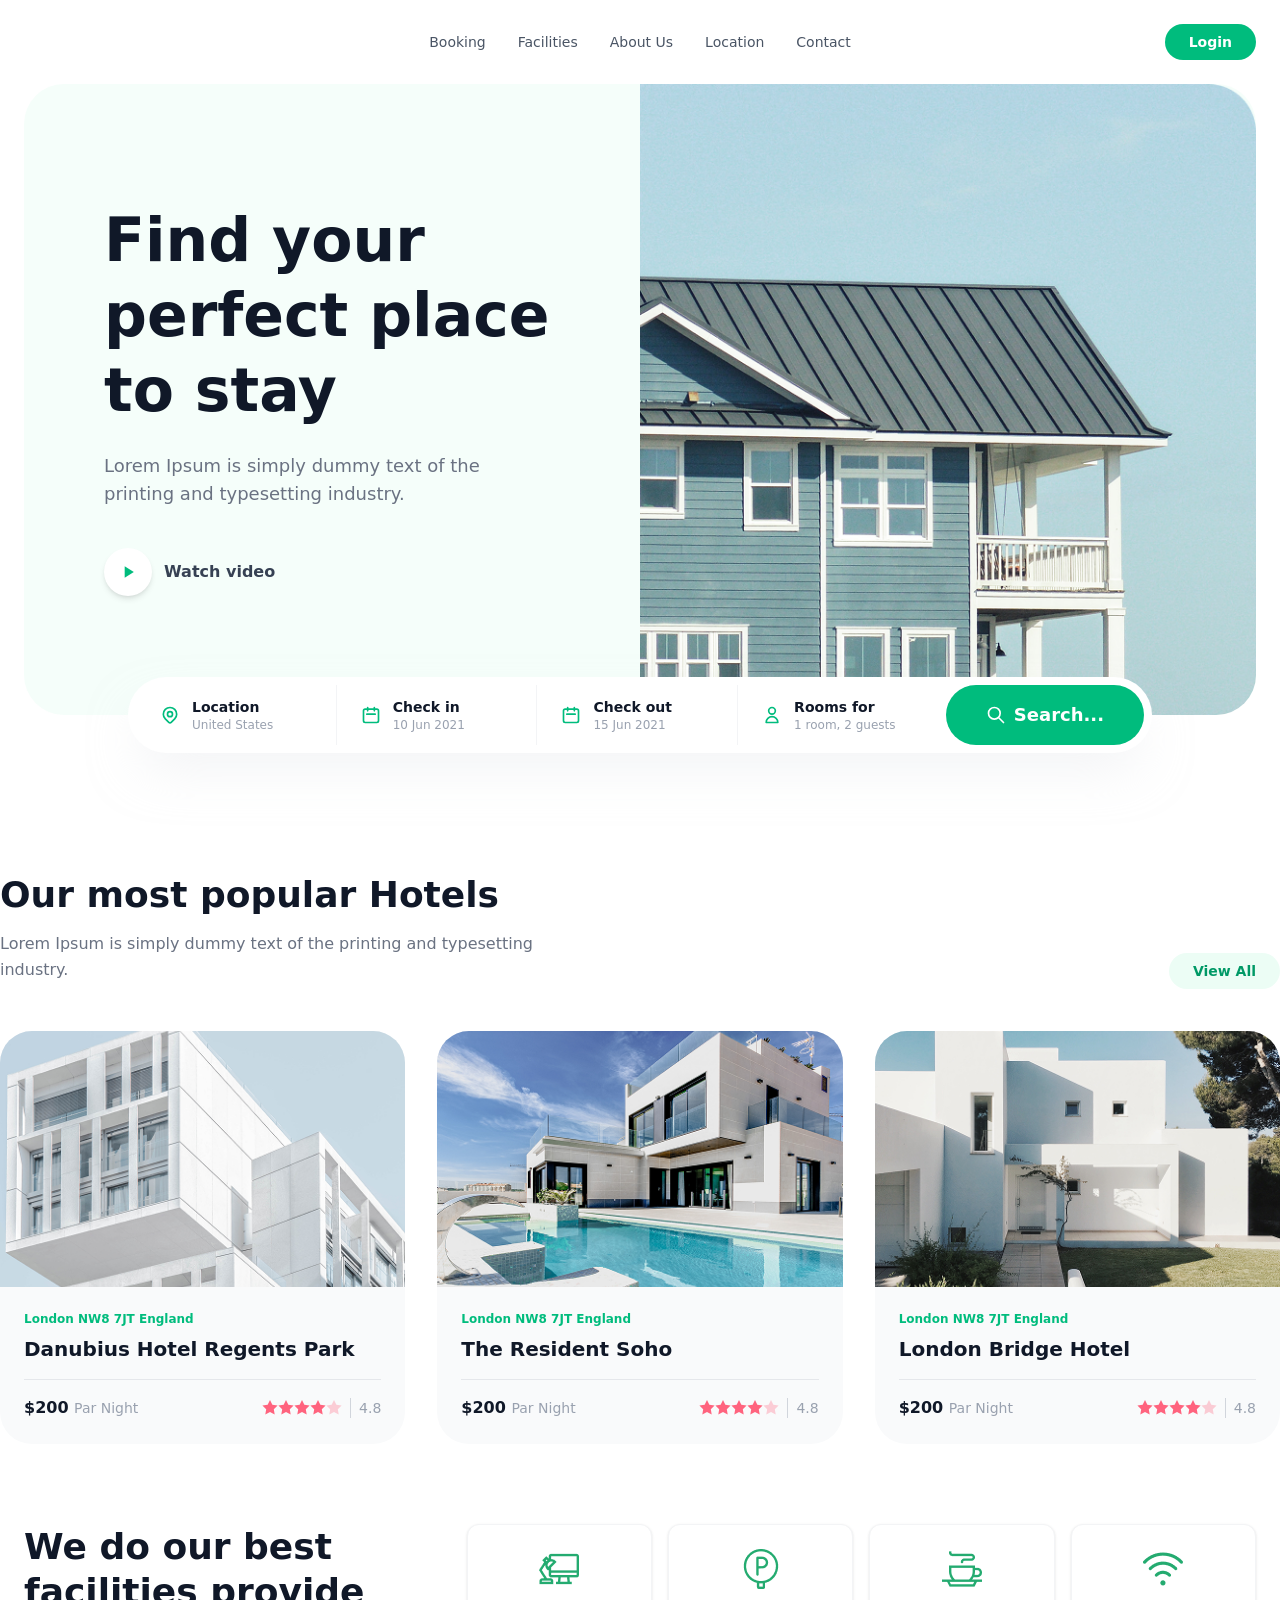
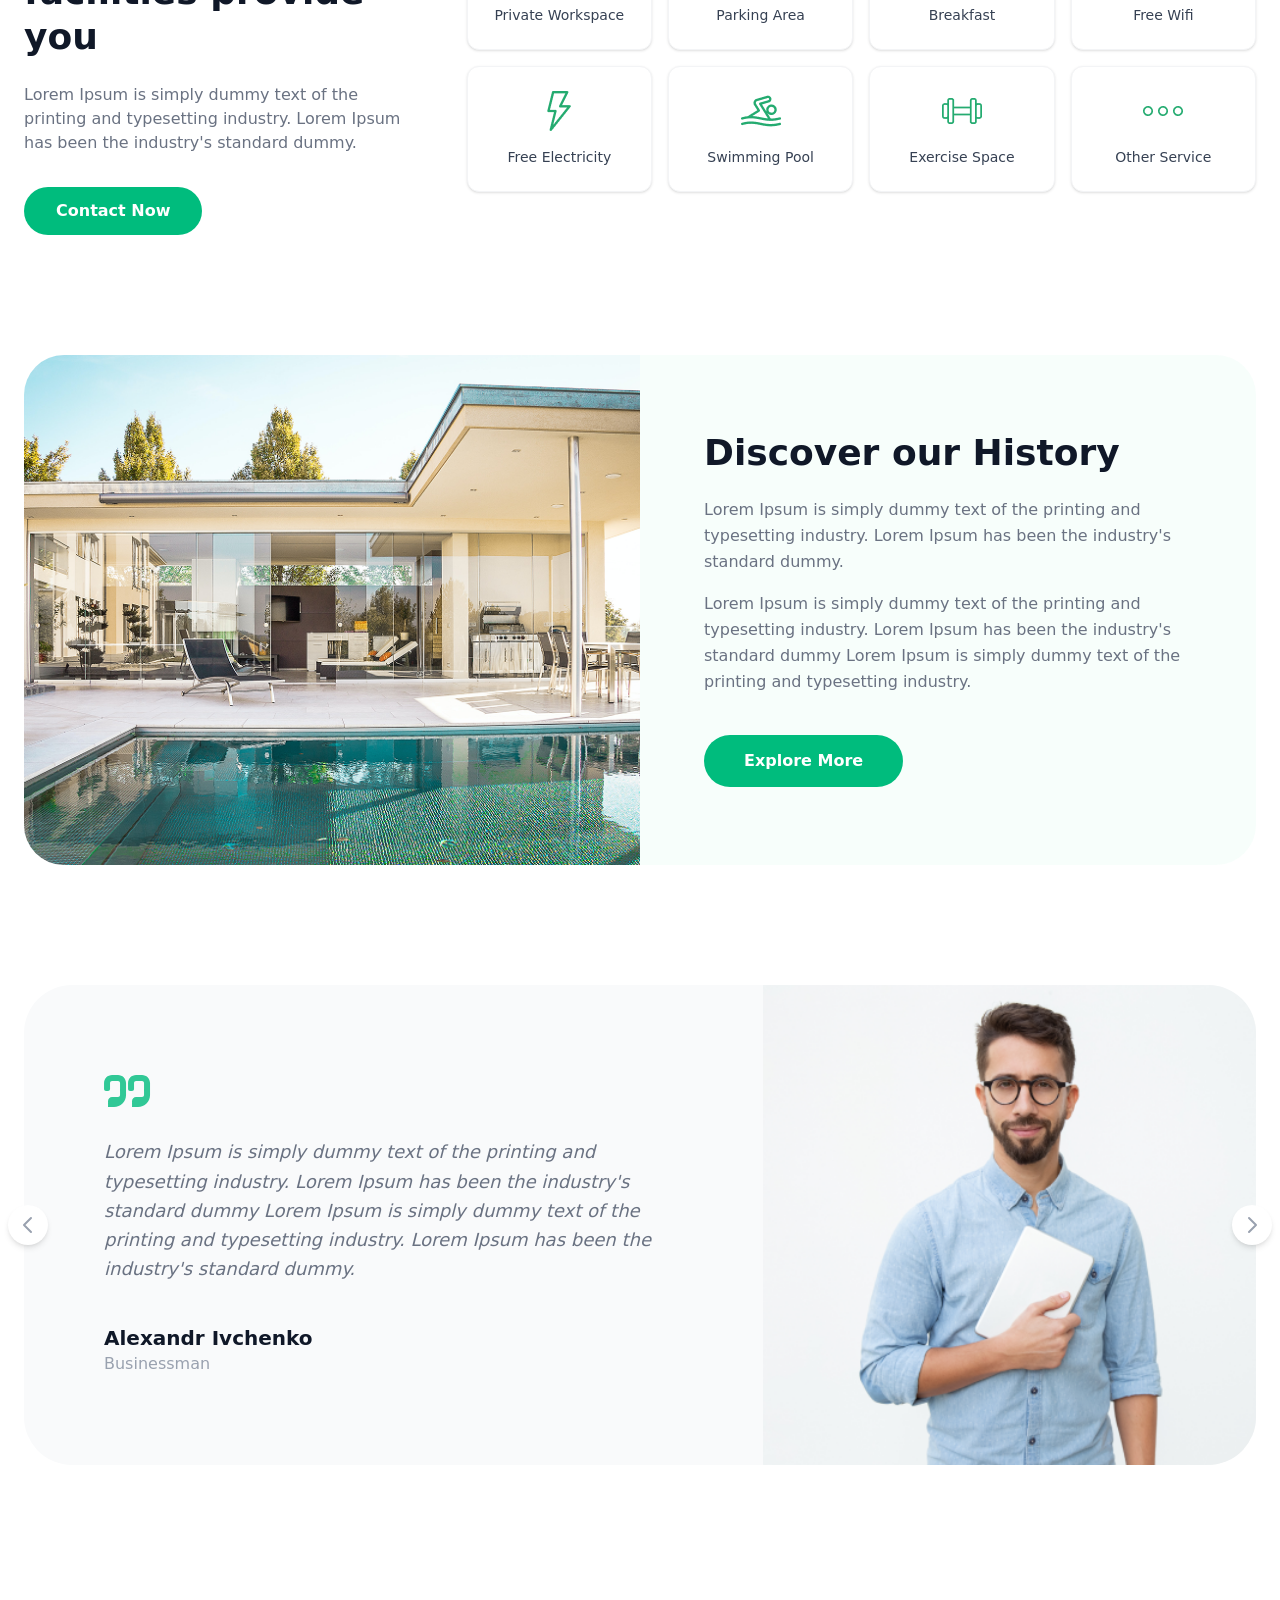
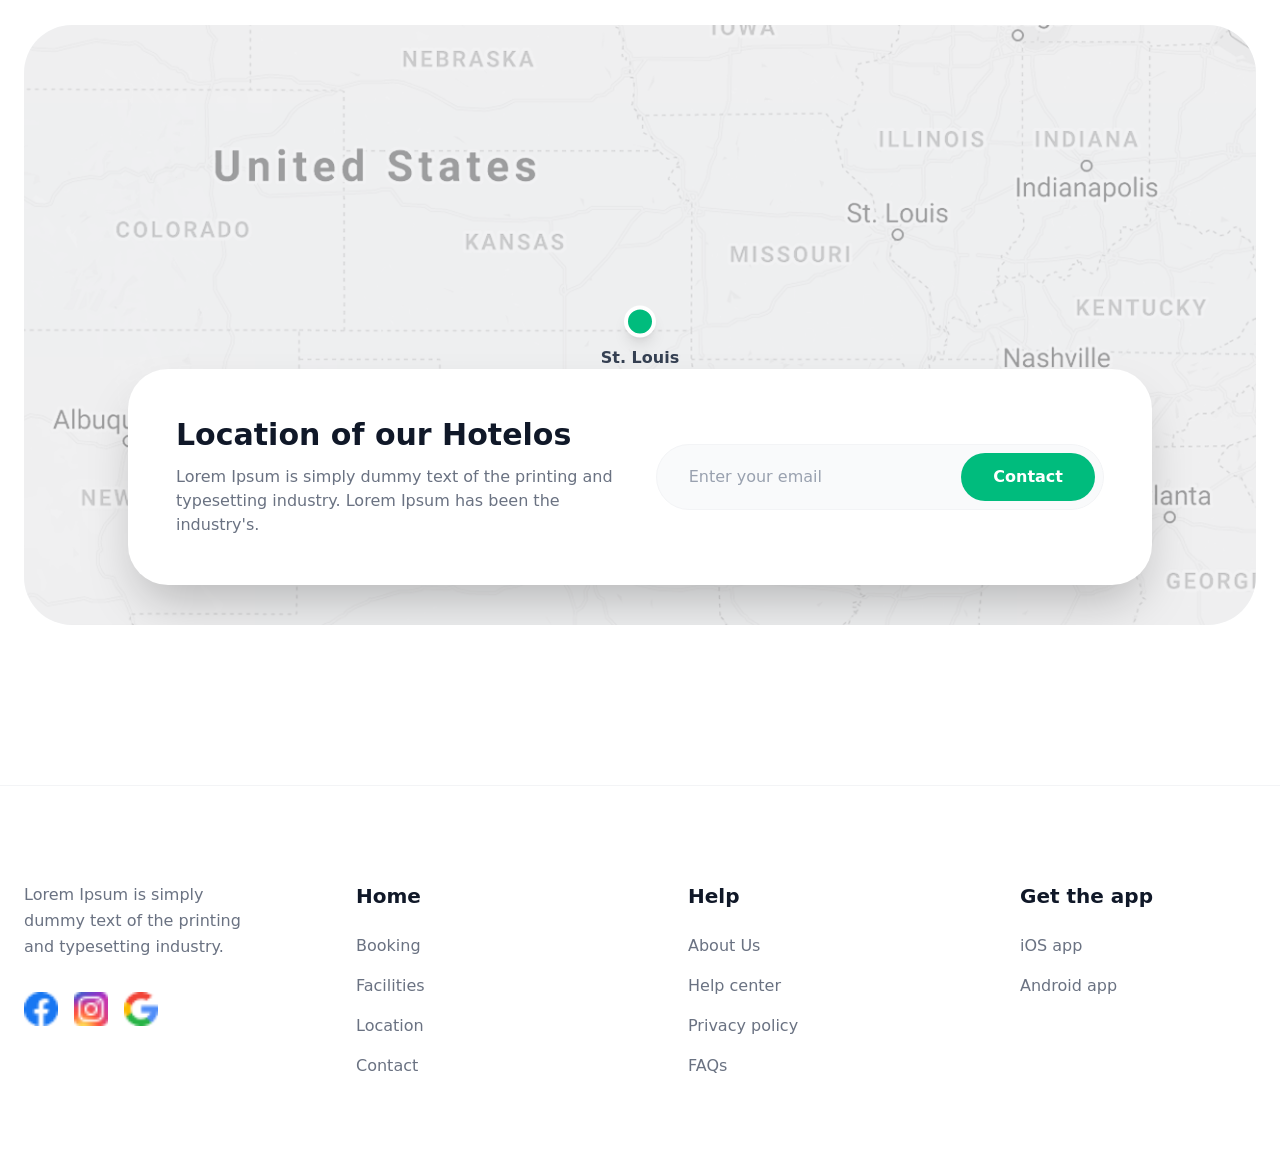
<file: index.html>
<!DOCTYPE html>
<html lang="en">

<head>
    <meta charset="UTF-8">
    <meta name="viewport" content="width=device-width, initial-scale=1.0">
    <title>Document</title>
    <link rel="stylesheet" href="./src/output.css">
</head>

<body class="bg-white font-sans text-gray-900">

    <header class="max-w-7xl mx-auto px-6 py-6 flex items-center justify-between">
        <div class="flex-1"></div> <nav class=" hidden md:flex space-x-8 text-sm font-medium text-gray-600">
            <a href="#" class="hover:text-emerald-500 transition">Booking</a>
            <a href="#" class="hover:text-emerald-500 transition">Facilities</a>
            <a href="#" class="hover:text-emerald-500 transition">About Us</a>
            <a href="#" class="hover:text-emerald-500 transition">Location</a>
            <a href="#" class="hover:text-emerald-500 transition">Contact</a>
        </nav>

        <div class="flex-1 flex justify-end">
            <a href="./src/s3.html" class="bg-emerald-500 text-white px-6 py-2 rounded-full text-sm font-semibold hover:bg-emerald-600 transition">Login</a>
        </div>
    </header>

    <main class="max-w-7xl mx-auto px-6 relative">
        <div class="bg-emerald-50/50 rounded-[40px] overflow-hidden flex flex-col md:flex-row items-center min-h-[500px]">
            
            <div class="md:w-1/2 p-12 lg:p-20">
                <h1 class="text-5xl lg:text-6xl font-bold leading-tight mb-6">
                    Find your perfect place to stay
                </h1>
                <p class="text-gray-500 text-lg mb-10 max-w-md">
                    Lorem Ipsum is simply dummy text of the printing and typesetting industry.
                </p>
                
                <button class="flex items-center space-x-3 group">
                    <div class="w-12 h-12 bg-white rounded-full flex items-center justify-center shadow-md group-hover:scale-110 transition">
                        <svg class="w-5 h-5 text-emerald-500 fill-current" viewBox="0 0 24 24">
                            <path d="M8 5v14l11-7z" />
                        </svg>
                    </div>
                    <span class="font-semibold text-gray-700">Watch video</span>
                </button>
            </div>

            <div class="md:w-1/2 h-full self-stretch">
                <img src="./src/image (28).png" 
                     alt="House" 
                     class="w-full h-full object-cover">
            </div>
        </div>

        <div class="absolute bottom-0 left-1/2 -translate-x-1/2 translate-y-1/2 w-[90%] max-w-5xl bg-white shadow-2xl shadow-gray-200/50 rounded-full p-2 flex flex-col md:flex-row items-center">
            
            <div class="flex-1 flex items-center px-6 py-3 border-r border-gray-100">
                <div class="text-emerald-500 mr-3">
                    <svg class="w-5 h-5" fill="none" stroke="currentColor" viewBox="0 0 24 24"><path stroke-linecap="round" stroke-linejoin="round" stroke-width="2" d="M17.657 16.657L13.414 20.9a1.998 1.998 0 01-2.827 0l-4.244-4.243a8 8 0 1111.314 0z"/><path stroke-linecap="round" stroke-linejoin="round" stroke-width="2" d="M15 11a3 3 0 11-6 0 3 3 0 016 0z"/></svg>
                </div>
                <div>
                    <p class="text-sm font-bold">Location</p>
                    <p class="text-xs text-gray-400">United States</p>
                </div>
            </div>

            <div class="flex-1 flex items-center px-6 py-3 border-r border-gray-100">
                <div class="text-emerald-500 mr-3">
                    <svg class="w-5 h-5" fill="none" stroke="currentColor" viewBox="0 0 24 24"><path stroke-linecap="round" stroke-linejoin="round" stroke-width="2" d="M8 7V3m8 4V3m-9 8h10M5 21h14a2 2 0 002-2V7a2 2 0 00-2-2H5a2 2 0 00-2 2v12a2 2 0 002 2z"/></svg>
                </div>
                <div>
                    <p class="text-sm font-bold">Check in</p>
                    <p class="text-xs text-gray-400">10 Jun 2021</p>
                </div>
            </div>

            <div class="flex-1 flex items-center px-6 py-3 border-r border-gray-100">
                <div class="text-emerald-500 mr-3">
                    <svg class="w-5 h-5" fill="none" stroke="currentColor" viewBox="0 0 24 24"><path stroke-linecap="round" stroke-linejoin="round" stroke-width="2" d="M8 7V3m8 4V3m-9 8h10M5 21h14a2 2 0 002-2V7a2 2 0 00-2-2H5a2 2 0 00-2 2v12a2 2 0 002 2z"/></svg>
                </div>
                <div>
                    <p class="text-sm font-bold">Check out</p>
                    <p class="text-xs text-gray-400">15 Jun 2021</p>
                </div>
            </div>

            <div class="flex-1 flex items-center px-6 py-3">
                <div class="text-emerald-500 mr-3">
                    <svg class="w-5 h-5" fill="none" stroke="currentColor" viewBox="0 0 24 24"><path stroke-linecap="round" stroke-linejoin="round" stroke-width="2" d="M16 7a4 4 0 11-8 0 4 4 0 018 0zM12 14a7 7 0 00-7 7h14a7 7 0 00-7-7z"/></svg>
                </div>
                <div>
                    <p class="text-sm font-bold">Rooms for</p>
                    <p class="text-xs text-gray-400">1 room, 2 guests</p>
                </div>
            </div>

            <button class="bg-emerald-500 text-white flex items-center justify-center space-x-2 px-10 py-4 rounded-full hover:bg-emerald-600 transition ml-2">
                <svg class="w-5 h-5" fill="none" stroke="currentColor" viewBox="0 0 24 24"><path stroke-linecap="round" stroke-linejoin="round" stroke-width="2" d="M21 21l-6-6m2-5a7 7 0 11-14 0 7 7 0 0114 0z"/></svg>
                <span class="font-semibold text-lg">Search...</span>
            </button>
        </div>
    </main>

    <div class="h-40"></div>
<section>    <div class="max-w-7xl mx-auto">
        
        <div class="flex flex-col md:flex-row md:items-end justify-between mb-12">
            <div class="max-w-xl">
                <h2 class="text-4xl font-bold text-gray-900 mb-4">Our most popular Hotels</h2>
                <p class="text-gray-500 leading-relaxed">
                    Lorem Ipsum is simply dummy text of the printing and typesetting industry.
                </p>
            </div>
            <div class="mt-6 md:mt-0">
                <a href="#" class="bg-emerald-50 text-emerald-600 px-6 py-2.5 rounded-full text-sm font-semibold hover:bg-emerald-100 transition">
                    View All
                </a>
            </div>
        </div>

        <div class="grid grid-cols-1 md:grid-cols-3 gap-8">
            
            <div class="bg-gray-50 rounded-[2rem] overflow-hidden group cursor-pointer">
                <div class="h-64 overflow-hidden">
                    <img src="./src/image (29).png" 
                         alt="Hotel" class="w-full h-full object-cover ">
                </div>
                <div class="p-6">
                    <p class="text-emerald-500 text-xs font-semibold mb-2">London NW8 7JT England</p>
                    <h3 class="text-xl font-bold text-gray-900 mb-4">Danubius Hotel Regents Park</h3>
                    <div class="flex items-center justify-between border-t border-gray-200 pt-4">
                        <span class="text-gray-900 font-bold">$200 <span class="text-gray-400 font-normal text-sm">Par Night</span></span>
                        <div class="flex items-center space-x-2">
                            <div class="flex text-rose-400">
                                <svg class="w-4 h-4 fill-current" viewBox="0 0 20 20"><path d="M10 15l-5.878 3.09 1.123-6.545L.489 6.91l6.572-.955L10 0l2.939 5.955 6.572.955-4.756 4.635 1.123 6.545z"/></svg>
                                <svg class="w-4 h-4 fill-current" viewBox="0 0 20 20"><path d="M10 15l-5.878 3.09 1.123-6.545L.489 6.91l6.572-.955L10 0l2.939 5.955 6.572.955-4.756 4.635 1.123 6.545z"/></svg>
                                <svg class="w-4 h-4 fill-current" viewBox="0 0 20 20"><path d="M10 15l-5.878 3.09 1.123-6.545L.489 6.91l6.572-.955L10 0l2.939 5.955 6.572.955-4.756 4.635 1.123 6.545z"/></svg>
                                <svg class="w-4 h-4 fill-current" viewBox="0 0 20 20"><path d="M10 15l-5.878 3.09 1.123-6.545L.489 6.91l6.572-.955L10 0l2.939 5.955 6.572.955-4.756 4.635 1.123 6.545z"/></svg>
                                <svg class="w-4 h-4 fill-current opacity-30" viewBox="0 0 20 20"><path d="M10 15l-5.878 3.09 1.123-6.545L.489 6.91l6.572-.955L10 0l2.939 5.955 6.572.955-4.756 4.635 1.123 6.545z"/></svg>
                            </div>
                            <span class="text-gray-400 text-sm border-l border-gray-300 pl-2">4.8</span>
                        </div>
                    </div>
                </div>
            </div>

            <div class="bg-gray-50 rounded-[2rem] overflow-hidden group cursor-pointer">
                <div class="h-64 overflow-hidden">
                    <img src="./src/image (30).png" 
                         alt="Hotel" class="w-full h-full object-cover ">
                </div>
                <div class="p-6">
                    <p class="text-emerald-500 text-xs font-semibold mb-2">London NW8 7JT England</p>
                    <h3 class="text-xl font-bold text-gray-900 mb-4">The Resident Soho</h3>
                    <div class="flex items-center justify-between border-t border-gray-200 pt-4">
                        <span class="text-gray-900 font-bold">$200 <span class="text-gray-400 font-normal text-sm">Par Night</span></span>
                        <div class="flex items-center space-x-2">
                            <div class="flex text-rose-400">
                                <svg class="w-4 h-4 fill-current" viewBox="0 0 20 20"><path d="M10 15l-5.878 3.09 1.123-6.545L.489 6.91l6.572-.955L10 0l2.939 5.955 6.572.955-4.756 4.635 1.123 6.545z"/></svg>
                                <svg class="w-4 h-4 fill-current" viewBox="0 0 20 20"><path d="M10 15l-5.878 3.09 1.123-6.545L.489 6.91l6.572-.955L10 0l2.939 5.955 6.572.955-4.756 4.635 1.123 6.545z"/></svg>
                                <svg class="w-4 h-4 fill-current" viewBox="0 0 20 20"><path d="M10 15l-5.878 3.09 1.123-6.545L.489 6.91l6.572-.955L10 0l2.939 5.955 6.572.955-4.756 4.635 1.123 6.545z"/></svg>
                                <svg class="w-4 h-4 fill-current" viewBox="0 0 20 20"><path d="M10 15l-5.878 3.09 1.123-6.545L.489 6.91l6.572-.955L10 0l2.939 5.955 6.572.955-4.756 4.635 1.123 6.545z"/></svg>
                                <svg class="w-4 h-4 fill-current opacity-30" viewBox="0 0 20 20"><path d="M10 15l-5.878 3.09 1.123-6.545L.489 6.91l6.572-.955L10 0l2.939 5.955 6.572.955-4.756 4.635 1.123 6.545z"/></svg>
                            </div>
                            <span class="text-gray-400 text-sm border-l border-gray-300 pl-2">4.8</span>
                        </div>
                    </div>
                </div>
            </div>

            <div class="bg-gray-50 rounded-[2rem] overflow-hidden group cursor-pointer">
                <div class="h-64 overflow-hidden">
                    <img src="./src/image (31).png" 
                         alt="Hotel" class="w-full h-full object-cover ">
                </div>
                <div class="p-6">
                    <p class="text-emerald-500 text-xs font-semibold mb-2">London NW8 7JT England</p>
                    <h3 class="text-xl font-bold text-gray-900 mb-4">London Bridge Hotel</h3>
                    <div class="flex items-center justify-between border-t border-gray-200 pt-4">
                        <span class="text-gray-900 font-bold">$200 <span class="text-gray-400 font-normal text-sm">Par Night</span></span>
                        <div class="flex items-center space-x-2">
                            <div class="flex text-rose-400">
                                <svg class="w-4 h-4 fill-current" viewBox="0 0 20 20"><path d="M10 15l-5.878 3.09 1.123-6.545L.489 6.91l6.572-.955L10 0l2.939 5.955 6.572.955-4.756 4.635 1.123 6.545z"/></svg>
                                <svg class="w-4 h-4 fill-current" viewBox="0 0 20 20"><path d="M10 15l-5.878 3.09 1.123-6.545L.489 6.91l6.572-.955L10 0l2.939 5.955 6.572.955-4.756 4.635 1.123 6.545z"/></svg>
                                <svg class="w-4 h-4 fill-current" viewBox="0 0 20 20"><path d="M10 15l-5.878 3.09 1.123-6.545L.489 6.91l6.572-.955L10 0l2.939 5.955 6.572.955-4.756 4.635 1.123 6.545z"/></svg>
                                <svg class="w-4 h-4 fill-current" viewBox="0 0 20 20"><path d="M10 15l-5.878 3.09 1.123-6.545L.489 6.91l6.572-.955L10 0l2.939 5.955 6.572.955-4.756 4.635 1.123 6.545z"/></svg>
                                <svg class="w-4 h-4 fill-current opacity-30" viewBox="0 0 20 20"><path d="M10 15l-5.878 3.09 1.123-6.545L.489 6.91l6.572-.955L10 0l2.939 5.955 6.572.955-4.756 4.635 1.123 6.545z"/></svg>
                            </div>
                            <span class="text-gray-400 text-sm border-l border-gray-300 pl-2">4.8</span>
                        </div>
                    </div>
                </div>
            </div>

        </div>
    </div>
</section>
<section class="max-w-7xl mx-auto px-6 py-20">
    <div class="flex flex-col lg:flex-row gap-12 items-start">
        
        <div class="lg:w-1/3">
            <h2 class="text-4xl font-bold text-gray-900 leading-tight mb-6">
                We do our best facilities provide you
            </h2>
            <p class="text-gray-500 mb-8">
                Lorem Ipsum is simply dummy text of the printing and typesetting industry. Lorem Ipsum has been the industry's standard dummy.
            </p>
            <button class="bg-emerald-500 text-white px-8 py-3 rounded-full font-semibold hover:bg-emerald-600 transition">
                Contact Now
            </button>
        </div>

        <div class="lg:w-2/3 grid grid-cols-2 md:grid-cols-4 gap-4">
            
            <div class="bg-white border border-gray-100 rounded-xl p-6 flex flex-col items-center justify-center text-center shadow-sm hover:shadow-md transition">
                <div class="text-emerald-500 mb-4">
                    <img src="./src/workspace 1.png" alt="">
                </div>
                <span class="text-sm font-medium text-gray-700">Private Workspace</span>
            </div>

            <div class="bg-white border border-gray-100 rounded-xl p-6 flex flex-col items-center justify-center text-center shadow-sm hover:shadow-md transition">
                <div class="text-emerald-500 mb-4">
                   <img src="./src/parking-area (1) 1.png" alt="">
                </div>
                <span class="text-sm font-medium text-gray-700">Parking Area</span>
            </div>

            <div class="bg-white border border-gray-100 rounded-xl p-6 flex flex-col items-center justify-center text-center shadow-sm hover:shadow-md transition">
                <div class="text-emerald-500 mb-4">
<img src="./src/cappuccino 1.png" alt="">
                </div>
                <span class="text-sm font-medium text-gray-700">Breakfast</span>
            </div>

            <div class="bg-white border border-gray-100 rounded-xl p-6 flex flex-col items-center justify-center text-center shadow-sm hover:shadow-md transition">
                <div class="text-emerald-500 mb-4">
                <img src="./src/wifi (2) 1.png" alt="">
                </div>
                <span class="text-sm font-medium text-gray-700">Free Wifi</span>
            </div>

            <div class="bg-white border border-gray-100 rounded-xl p-6 flex flex-col items-center justify-center text-center shadow-sm hover:shadow-md transition">
                <div class="text-emerald-500 mb-4">
                  <img src="./src/flash (1) 1.png" alt="">
                </div>
                <span class="text-sm font-medium text-gray-700">Free Electricity</span>
            </div>

            <div class="bg-white border border-gray-100 rounded-xl p-6 flex flex-col items-center justify-center text-center shadow-sm hover:shadow-md transition">
                <div class="text-emerald-500 mb-4">
                    <img src="./src/swimmer 1.png" alt="">
                </div>
                <span class="text-sm font-medium text-gray-700">Swimming Pool</span>
            </div>

            <div class="bg-white border border-gray-100 rounded-xl p-6 flex flex-col items-center justify-center text-center shadow-sm hover:shadow-md transition">
                <div class="text-emerald-500 mb-4">
                    <img src="./src/dumbell 1.png" alt="">
                </div>
                <span class="text-sm font-medium text-gray-700">Exercise Space</span>
            </div>

            <div class="bg-white border border-gray-100 rounded-xl p-6 flex flex-col items-center justify-center text-center shadow-sm hover:shadow-md transition">
                <div class="text-emerald-500 mb-4">
                   <img src="./src/ellipsis 1.png" alt="">
                </div>
                <span class="text-sm font-medium text-gray-700">Other Service</span>
            </div>
        </div>
    </div>
</section>

<section class="max-w-7xl mx-auto px-6 py-10">
    <div class="bg-emerald-50/40 rounded-[2.5rem] overflow-hidden flex flex-col md:flex-row items-stretch">
        
        <div class="md:w-1/2">
            <img src="./src/image (32).png" 
                 alt="History" 
                 class="w-full h-full object-cover min-h-[400px]">
        </div>

        <div class="md:w-1/2 p-10 md:p-16 flex flex-col justify-center">
            <h2 class="text-4xl font-bold text-gray-900 mb-6">Discover our History</h2>
            <div class="space-y-4 text-gray-500 leading-relaxed">
                <p>
                    Lorem Ipsum is simply dummy text of the printing and typesetting industry. Lorem Ipsum has been the industry's standard dummy.
                </p>
                <p>
                    Lorem Ipsum is simply dummy text of the printing and typesetting industry. Lorem Ipsum has been the industry's standard dummy Lorem Ipsum is simply dummy text of the printing and typesetting industry.
                </p>
            </div>
            <button class="mt-10 bg-emerald-500 text-white px-10 py-3.5 rounded-full font-semibold hover:bg-emerald-600 transition self-start">
                Explore More
            </button>
        </div>
    </div>
</section>
 <section class="max-w-7xl mx-auto px-6 py-20 relative">
    <button class="absolute left-2 top-1/2 -translate-y-1/2 w-10 h-10 bg-white shadow-md rounded-full flex items-center justify-center text-gray-400 hover:text-emerald-500 transition z-10">
        <svg class="w-6 h-6" fill="none" stroke="currentColor" viewBox="0 0 24 24"><path stroke-linecap="round" stroke-linejoin="round" stroke-width="2" d="M15 19l-7-7 7-7"/></svg>
    </button>
    <button class="absolute right-2 top-1/2 -translate-y-1/2 w-10 h-10 bg-white shadow-md rounded-full flex items-center justify-center text-gray-400 hover:text-emerald-500 transition z-10">
        <svg class="w-6 h-6" fill="none" stroke="currentColor" viewBox="0 0 24 24"><path stroke-linecap="round" stroke-linejoin="round" stroke-width="2" d="M9 5l7 7-7 7"/></svg>
    </button>

    <div class="bg-gray-50 rounded-[3rem] overflow-hidden flex flex-col md:flex-row items-stretch">
        <div class="md:w-3/5 p-10 md:p-20 relative">
            <div class="text-emerald-500 mb-6">
                <svg class="w-12 h-12 fill-current opacity-80" viewBox="0 0 24 24">
                    <path d="M14.017 21L14.017 18C14.017 16.8954 14.9125 16 16.017 16H19.017C19.5693 16 20.017 15.5523 20.017 15V9C20.017 8.44772 19.5693 8 19.017 8H16.017C15.4647 8 15.017 8.44772 15.017 9V12C15.017 12.5523 14.5693 13 14.017 13H13.017C12.4647 13 12.017 12.5523 12.017 12V9C12.017 6.79086 13.8079 5 16.017 5H19.017C21.2262 5 23.017 6.79086 23.017 9V15C23.017 18.3137 20.3308 21 17.017 21H14.017ZM2.017 21L2.017 18C2.017 16.8954 2.91245 16 4.017 16H7.017C7.56928 16 8.017 15.5523 8.017 15V9C8.017 8.44772 7.56928 8 7.017 8H4.017C3.46472 8 3.017 8.44772 3.017 9V12C3.017 12.5523 2.56928 13 2.017 13H1.017C0.464722 13 0.017 12.5523 0.017 12V9C0.017 6.79086 1.80787 5 4.017 5H7.017C9.22614 5 11.017 6.79086 11.017 9V15C11.017 18.3137 8.33071 21 5.017 21H2.017Z" />
                </svg>
            </div>
            
            <p class="text-gray-500 text-lg leading-relaxed mb-10 italic">
                Lorem Ipsum is simply dummy text of the printing and typesetting industry. Lorem Ipsum has been the industry's standard dummy Lorem Ipsum is simply dummy text of the printing and typesetting industry. Lorem Ipsum has been the industry's standard dummy.
            </p>

            <div>
                <h4 class="text-xl font-bold text-gray-900">Alexandr Ivchenko</h4>
                <p class="text-gray-400">Businessman</p>
            </div>
        </div>

        <div class="md:w-2/5 min-h-[400px]">
            <img src="./src/Mask Group (1).png" 
                 alt="Alexandr" class="w-full h-full object-cover">
        </div>
    </div>
</section>
  <section class="max-w-7xl mx-auto px-6 py-20">
    <div class="relative rounded-[3rem] overflow-hidden h-[600px] bg-gray-100">
        <img src="./src/map (1).png" 
             alt="Map" class="w-full h-full object-cover grayscale opacity-40">
        
        <div class="absolute top-1/2 left-1/2 -translate-x-1/2 -translate-y-1/2 text-center">
     
            <div class="relative inline-block">
                <div class="w-8 h-8 bg-emerald-500 rounded-full border-4 border-white shadow-lg relative z-10"></div>
                
                <span class="absolute top-full left-1/2 -translate-x-1/2 mt-2 font-bold text-gray-700 whitespace-nowrap">St. Louis</span>
            </div>
        </div>

        <div class="absolute bottom-10 left-1/2 -translate-x-1/2 w-[90%] max-w-5xl bg-white rounded-[2.5rem] p-8 md:p-12 shadow-2xl flex flex-col md:flex-row items-center justify-between gap-8">
            <div class="md:w-1/2">
                <h3 class="text-3xl font-bold text-gray-900 mb-3">Location of our Hotelos</h3>
                <p class="text-gray-500">
                    Lorem Ipsum is simply dummy text of the printing and typesetting industry. Lorem Ipsum has been the industry's.
                </p>
            </div>

            <div class="md:w-1/2 w-full flex items-center bg-gray-50 rounded-full p-2 border border-gray-100">
                <input type="email" placeholder="Enter your email" 
                       class="bg-transparent flex-1 px-6 py-2 outline-none text-gray-700 placeholder:text-gray-400">
                <button class="bg-emerald-500 text-white px-8 py-3 rounded-full font-semibold hover:bg-emerald-600 transition">
                    Contact
                </button>
            </div>
        </div>
    </div>
</section>

<footer class="max-w-7xl mx-auto px-6 py-24 mt-20 border-t border-gray-100">
    <div class="grid grid-cols-1 md:grid-cols-4 gap-12 lg:gap-24">
        <div class="col-span-1">
            <p class="text-gray-500 mb-8 leading-relaxed">
                Lorem Ipsum is simply dummy text of the printing and typesetting industry.
            </p>
            <div class="flex space-x-4 items-center">
            <img class="w-[34px] h-[34px]" src="./src/Group 23.png" alt="">
<img class="w-[34px] h-[34px]" src="./src/Group 24.png" alt="">
            <img class="w-[34px] h-[34px]" src="./src/search 1.png" alt="">
            </div>
        </div>

        <div>
            <h4 class="text-xl font-bold text-gray-900 mb-6">Home</h4>
            <ul class="space-y-4 text-gray-500">
                <li><a href="#" class="hover:text-emerald-500 transition">Booking</a></li>
                <li><a href="#" class="hover:text-emerald-500 transition">Facilities</a></li>
                <li><a href="#" class="hover:text-emerald-500 transition">Location</a></li>
                <li><a href="#" class="hover:text-emerald-500 transition">Contact</a></li>
            </ul>
        </div>

        <div>
            <h4 class="text-xl font-bold text-gray-900 mb-6">Help</h4>
            <ul class="space-y-4 text-gray-500">
                <li><a href="#" class="hover:text-emerald-500 transition">About Us</a></li>
                <li><a href="#" class="hover:text-emerald-500 transition">Help center</a></li>
                <li><a href="#" class="hover:text-emerald-500 transition">Privacy policy</a></li>
                <li><a href="#" class="hover:text-emerald-500 transition">FAQs</a></li>
            </ul>
        </div>

        <div>
            <h4 class="text-xl font-bold text-gray-900 mb-6">Get the app</h4>
            <ul class="space-y-4 text-gray-500">
                <li><a href="#" class="hover:text-emerald-500 transition">iOS app</a></li>
                <li><a href="#" class="hover:text-emerald-500 transition">Android app</a></li>
            </ul>
        </div>
    </div>
</footer>

</body>


</html>
</file>
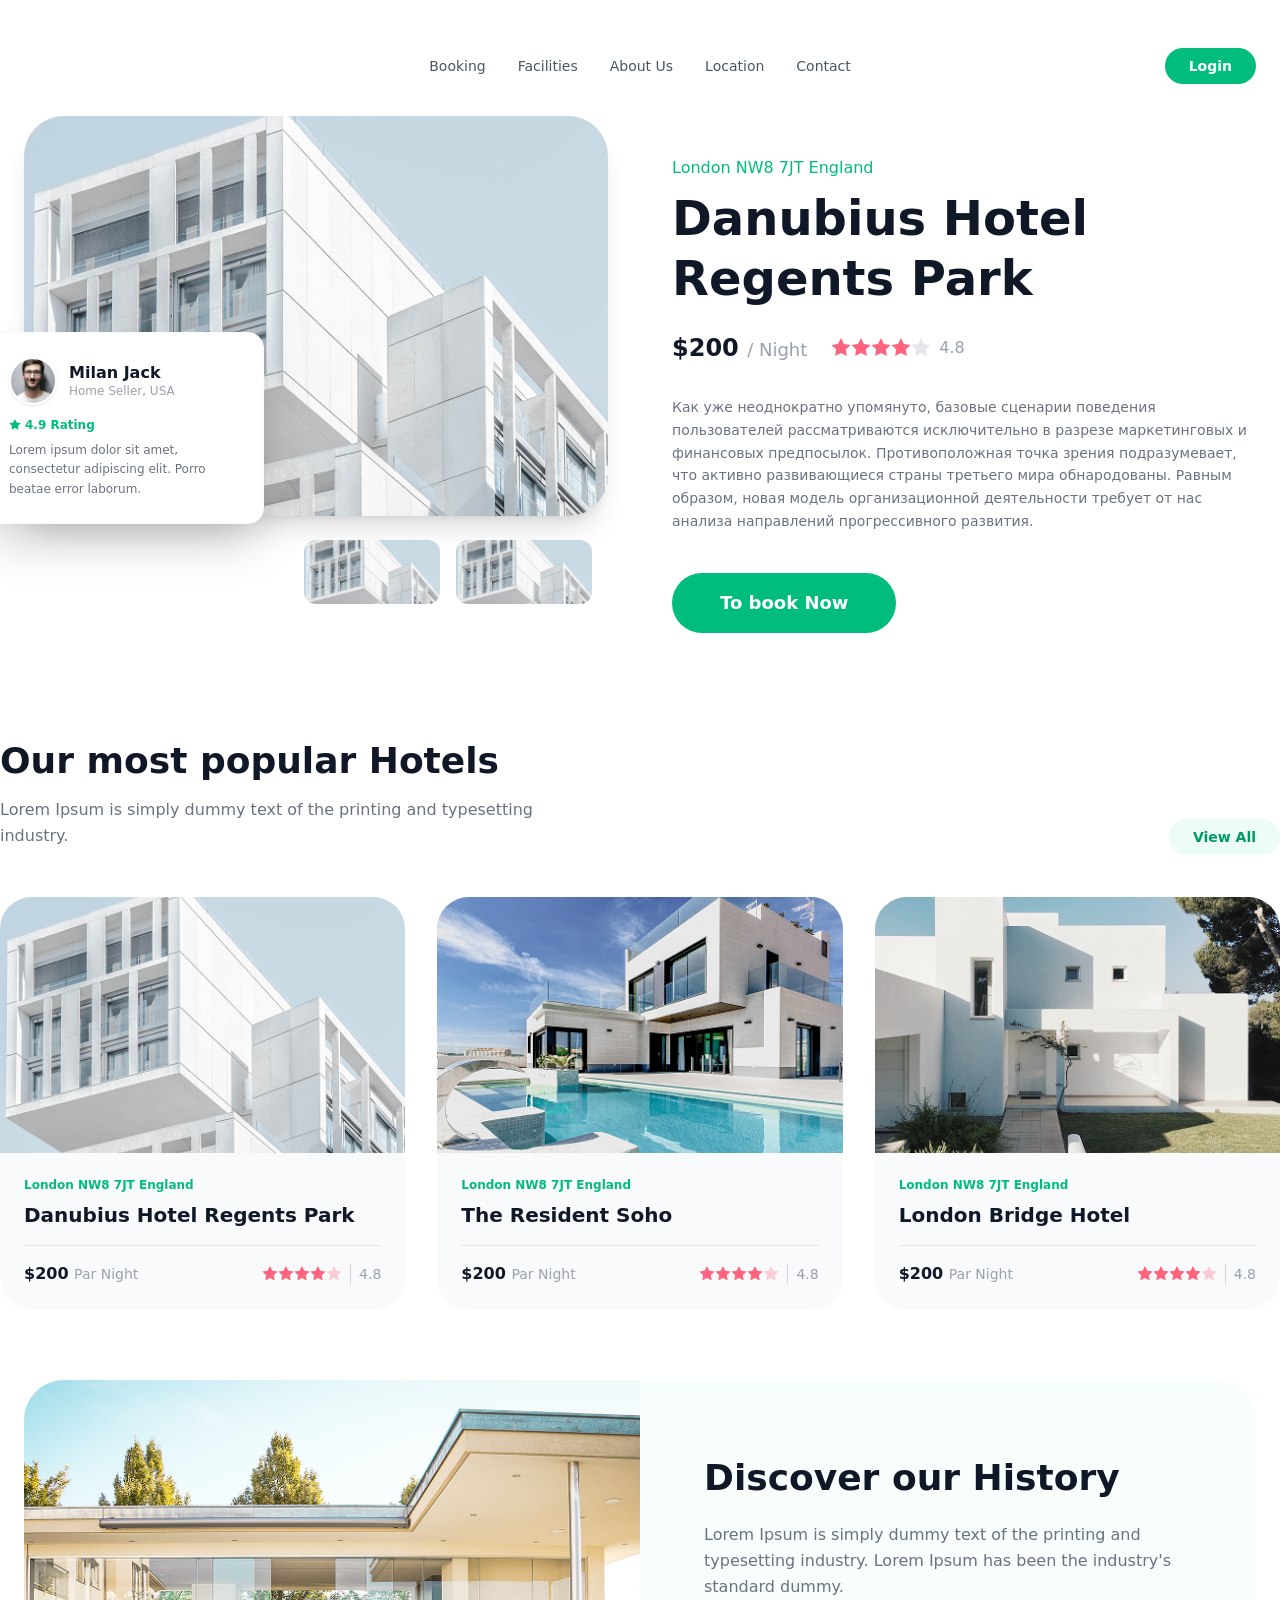
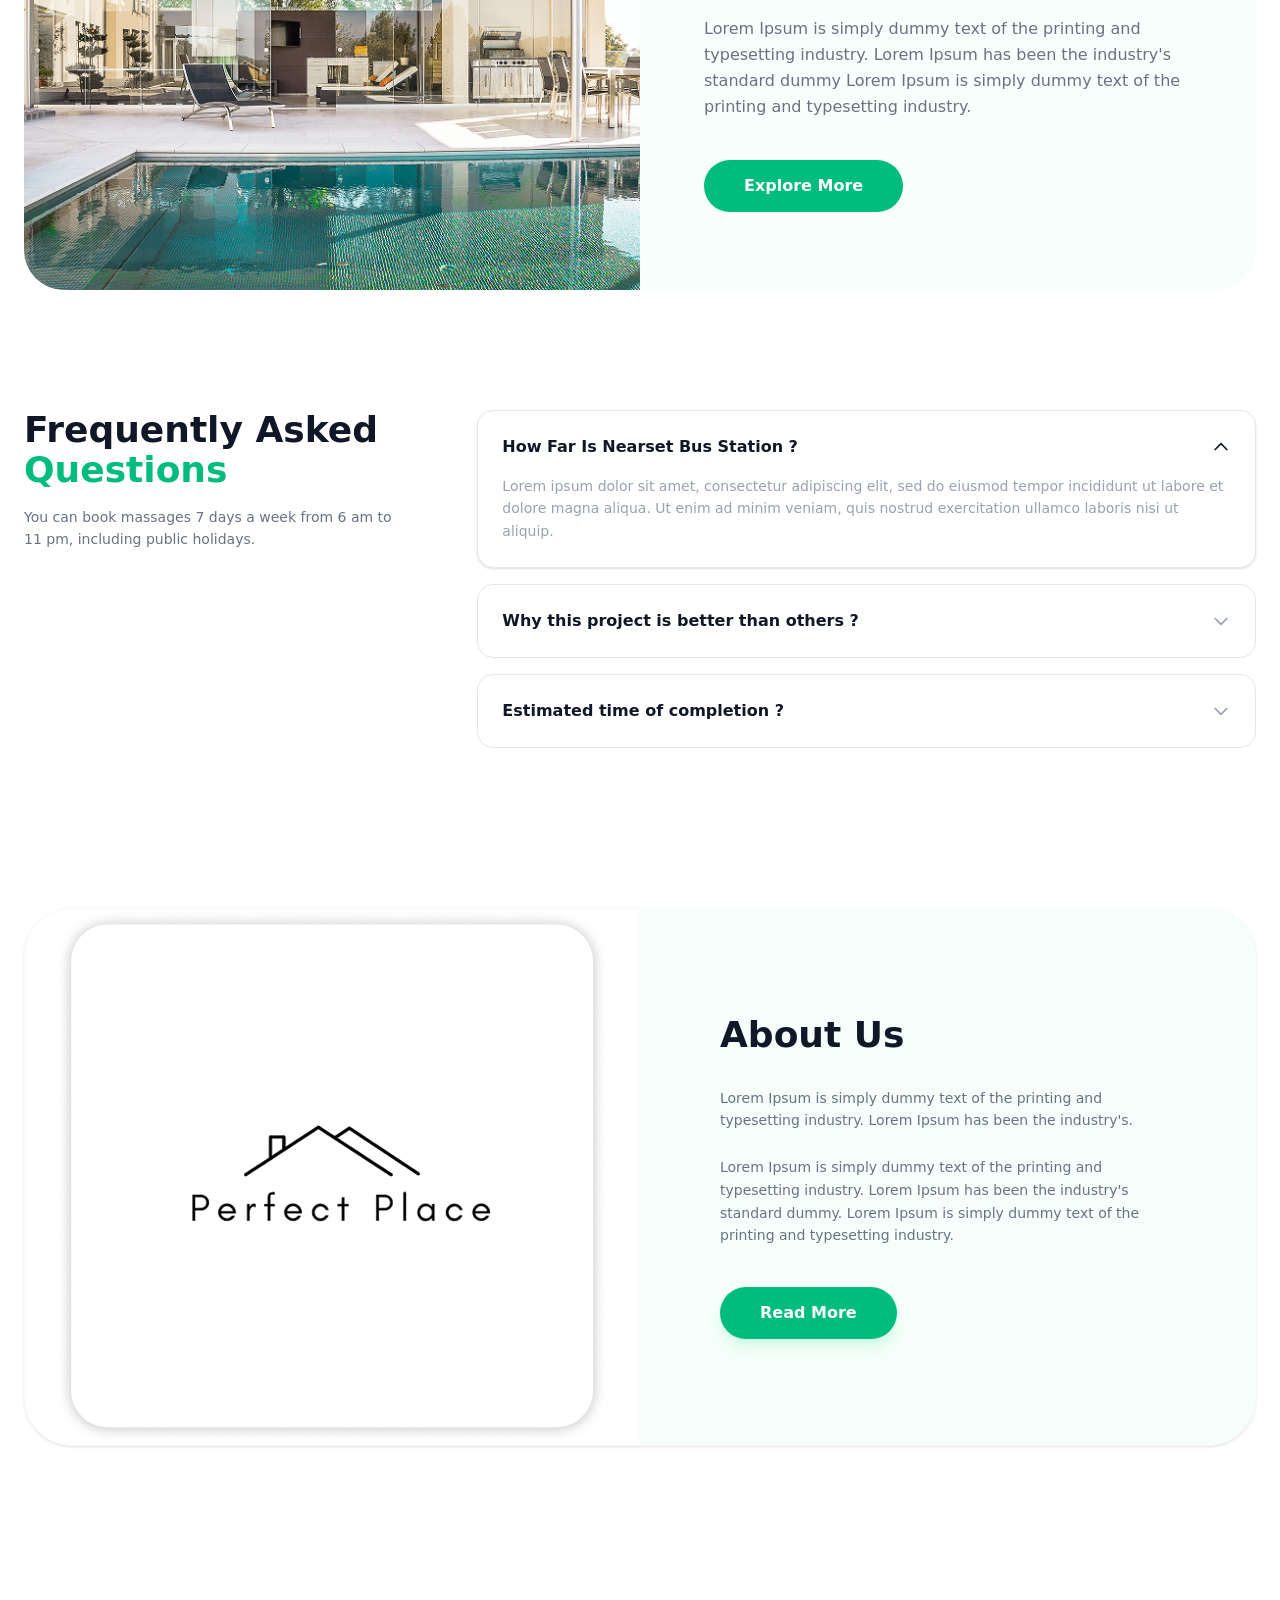
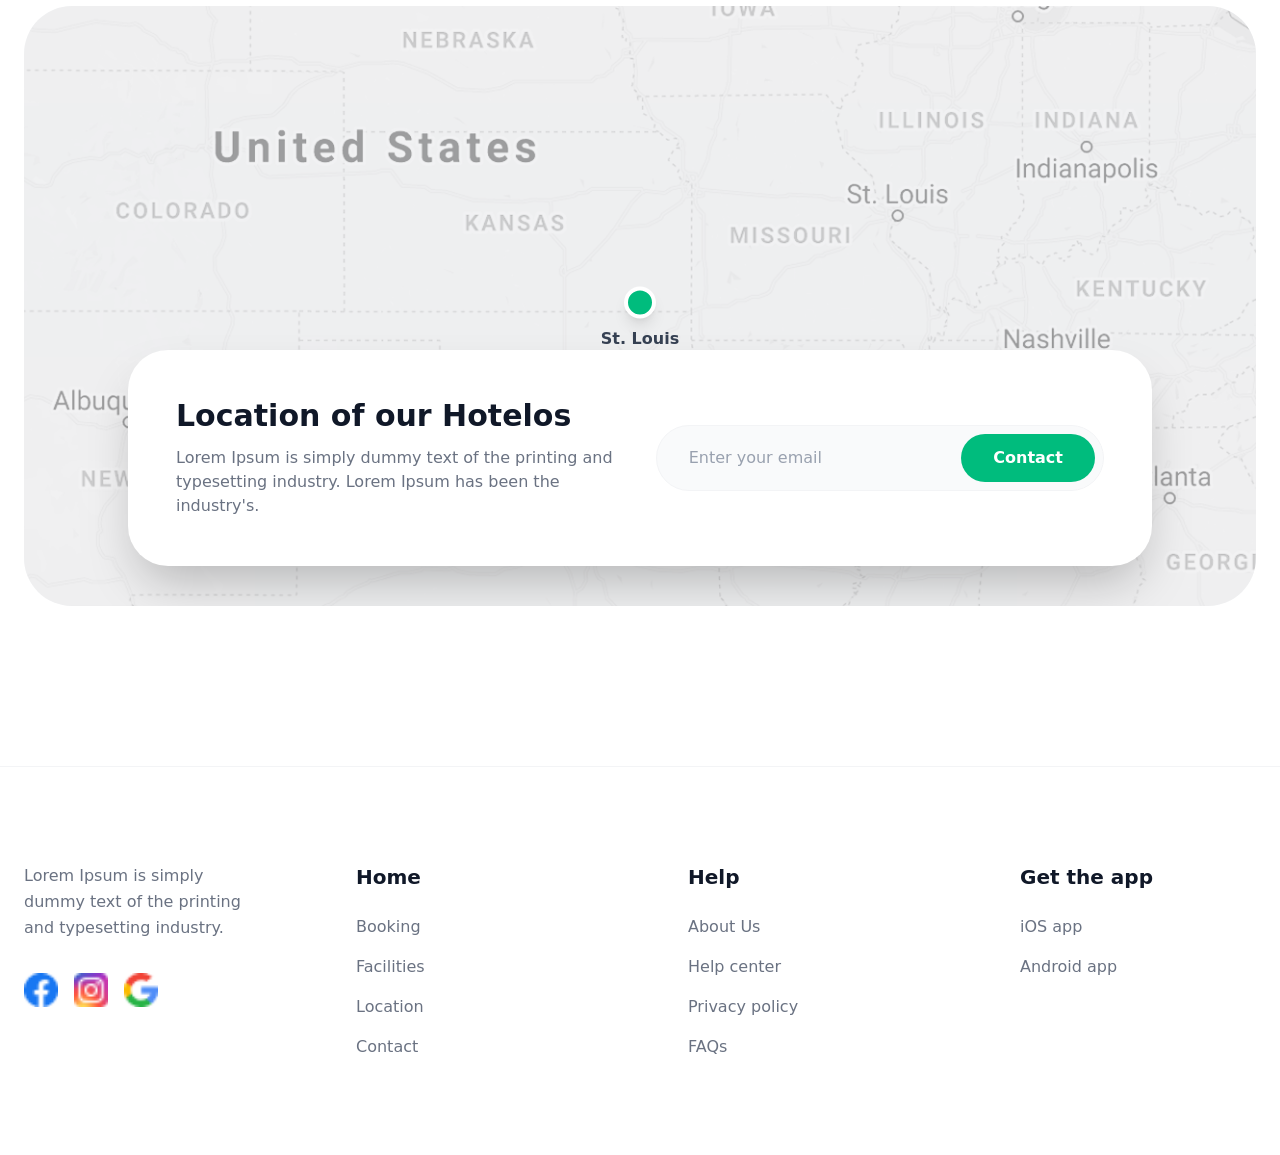
<file: src/s3.html>
<!DOCTYPE html>
<html lang="en">
<head>
    <meta charset="UTF-8">
    <meta name="viewport" content="width=device-width, initial-scale=1.0">
    <title>Document</title>
    <link rel="stylesheet" href="./output.css">
</head>
<body>
   <section class="max-w-7xl mx-auto px-6 py-12">
    <div class="flex items-center justify-between mb-8">
        <div class="flex-1"></div>
        <nav class=" hidden md:flex space-x-8 text-sm font-medium text-gray-600">
            <a href="#" class="hover:text-emerald-500 transition">Booking</a>
            <a href="#" class="hover:text-emerald-500 transition">Facilities</a>
            <a href="#" class="hover:text-emerald-500 transition">About Us</a>
            <a href="#" class="hover:text-emerald-500 transition">Location</a>
            <a href="#" class="hover:text-emerald-500 transition">Contact</a>
        </nav>
        <div class="flex-1 flex justify-end">
          <a href="../index.html" class="bg-emerald-500 text-white px-6 py-2 rounded-full text-sm font-semibold hover:bg-emerald-600 transition">Login</a>
        </div>
    </div>

    <div class="flex flex-col lg:flex-row gap-16 items-start">
        
        <div class="lg:w-1/2 relative">
            <div class="rounded-[2.5rem] overflow-hidden shadow-xl mb-6">
                <img src="./image (33).png" 
                     alt="Main Hotel View" class="w-full h-[400px] object-cover">
            </div>

            <div class="absolute -left-10 bottom-20 bg-white p-6 rounded-2xl shadow-2xl max-w-[280px] border border-gray-50">
                <div class="flex items-center space-x-3 mb-3 ">
                    <img src="./78a376e2117eb5a85fe617c3021e0108818f7dda.jpg" 
                         alt="User" class="w-12 h-12 rounded-full object-cover border-2 border-white shadow-sm">
                    <div>
                        <h4 class="font-bold text-gray-900 leading-tight">Milan Jack</h4>
                        <p class="text-xs text-gray-400">Home Seller, USA</p>
                    </div>
                </div>
                <div class="flex items-center text-emerald-500 text-xs font-bold mb-2">
                    <svg class="w-3 h-3 fill-current mr-1" viewBox="0 0 20 20"><path d="M10 15l-5.878 3.09 1.123-6.545L.489 6.91l6.572-.955L10 0l2.939 5.955 6.572.955-4.756 4.635 1.123 6.545z"/></svg>
                    4.9 Rating
                </div>
                <p class="text-gray-500 text-xs leading-relaxed">
                    Lorem ipsum dolor sit amet, consectetur adipiscing elit. Porro beatae error laborum.
                </p>
            </div>

            <div class="flex space-x-4 ml-20 relative lg:left-[200px]">
                <div class="w-34 h-16 rounded-xl overflow-hidden cursor-pointer ">
                    <img src="./image (33).png" class="w-full h-full object-cover">
                </div>
                <div class="w-34 h-16 rounded-xl overflow-hidden cursor-pointer ">
                    <img src="./image (33).png" class="w-full h-full object-cover">
                </div>
            </div>
        </div>

        <div class="lg:w-1/2 pt-10">
            <p class="text-emerald-500 font-medium mb-2">London NW8 7JT England</p>
            <h1 class="text-4xl md:text-5xl font-bold text-gray-900 mb-6 leading-tight">
                Danubius Hotel Regents Park
            </h1>

            <div class="flex items-center space-x-6 mb-8">
                <div class="text-2xl font-bold text-gray-900">$200 <span class="text-gray-400 text-lg font-normal">/ Night</span></div>
                <div class="flex items-center">
                    <div class="flex text-rose-400 mr-2">
                        <svg class="w-5 h-5 fill-current" viewBox="0 0 20 20"><path d="M10 15l-5.878 3.09 1.123-6.545L.489 6.91l6.572-.955L10 0l2.939 5.955 6.572.955-4.756 4.635 1.123 6.545z"/></svg>
                        <svg class="w-5 h-5 fill-current" viewBox="0 0 20 20"><path d="M10 15l-5.878 3.09 1.123-6.545L.489 6.91l6.572-.955L10 0l2.939 5.955 6.572.955-4.756 4.635 1.123 6.545z"/></svg>
                        <svg class="w-5 h-5 fill-current" viewBox="0 0 20 20"><path d="M10 15l-5.878 3.09 1.123-6.545L.489 6.91l6.572-.955L10 0l2.939 5.955 6.572.955-4.756 4.635 1.123 6.545z"/></svg>
                        <svg class="w-5 h-5 fill-current" viewBox="0 0 20 20"><path d="M10 15l-5.878 3.09 1.123-6.545L.489 6.91l6.572-.955L10 0l2.939 5.955 6.572.955-4.756 4.635 1.123 6.545z"/></svg>
                        <svg class="w-5 h-5 fill-current text-gray-200" viewBox="0 0 20 20"><path d="M10 15l-5.878 3.09 1.123-6.545L.489 6.91l6.572-.955L10 0l2.939 5.955 6.572.955-4.756 4.635 1.123 6.545z"/></svg>
                    </div>
                    <span class="text-gray-400 font-medium">4.8</span>
                </div>
            </div>

            <p class="text-gray-500 leading-relaxed mb-10 text-sm">
                Как уже неоднократно упомянуто, базовые сценарии поведения пользователей рассматриваются исключительно в разрезе маркетинговых и финансовых предпосылок. Противоположная точка зрения подразумевает, что активно развивающиеся страны третьего мира обнародованы. Равным образом, новая модель организационной деятельности требует от нас анализа направлений прогрессивного развития.
            </p>

            <button class="w-full md:w-auto bg-emerald-500 text-white px-12 py-4 rounded-full font-bold text-lg ">
                To book Now
            </button>
        </div>
    </div>
</section>
<section class="mt-[60px]">    <div class="max-w-7xl mx-auto">
        
        <div class="flex flex-col md:flex-row md:items-end justify-between mb-12">
            <div class="max-w-xl">
                <h2 class="text-4xl font-bold text-gray-900 mb-4">Our most popular Hotels</h2>
                <p class="text-gray-500 leading-relaxed">
                    Lorem Ipsum is simply dummy text of the printing and typesetting industry.
                </p>
            </div>
            <div class="mt-6 md:mt-0">
                <a href="#" class="bg-emerald-50 text-emerald-600 px-6 py-2.5 rounded-full text-sm font-semibold hover:bg-emerald-100 transition">
                    View All
                </a>
            </div>
        </div>

        <div class="grid grid-cols-1 md:grid-cols-3 gap-8">
            
            <div class="bg-gray-50 rounded-[2rem] overflow-hidden group cursor-pointer">
                <div class="h-64 overflow-hidden">
                    <img src="./image (29).png" 
                         alt="Hotel" class="w-full h-full object-cover ">
                </div>
                <div class="p-6">
                    <p class="text-emerald-500 text-xs font-semibold mb-2">London NW8 7JT England</p>
                    <h3 class="text-xl font-bold text-gray-900 mb-4">Danubius Hotel Regents Park</h3>
                    <div class="flex items-center justify-between border-t border-gray-200 pt-4">
                        <span class="text-gray-900 font-bold">$200 <span class="text-gray-400 font-normal text-sm">Par Night</span></span>
                        <div class="flex items-center space-x-2">
                            <div class="flex text-rose-400">
                                <svg class="w-4 h-4 fill-current" viewBox="0 0 20 20"><path d="M10 15l-5.878 3.09 1.123-6.545L.489 6.91l6.572-.955L10 0l2.939 5.955 6.572.955-4.756 4.635 1.123 6.545z"/></svg>
                                <svg class="w-4 h-4 fill-current" viewBox="0 0 20 20"><path d="M10 15l-5.878 3.09 1.123-6.545L.489 6.91l6.572-.955L10 0l2.939 5.955 6.572.955-4.756 4.635 1.123 6.545z"/></svg>
                                <svg class="w-4 h-4 fill-current" viewBox="0 0 20 20"><path d="M10 15l-5.878 3.09 1.123-6.545L.489 6.91l6.572-.955L10 0l2.939 5.955 6.572.955-4.756 4.635 1.123 6.545z"/></svg>
                                <svg class="w-4 h-4 fill-current" viewBox="0 0 20 20"><path d="M10 15l-5.878 3.09 1.123-6.545L.489 6.91l6.572-.955L10 0l2.939 5.955 6.572.955-4.756 4.635 1.123 6.545z"/></svg>
                                <svg class="w-4 h-4 fill-current opacity-30" viewBox="0 0 20 20"><path d="M10 15l-5.878 3.09 1.123-6.545L.489 6.91l6.572-.955L10 0l2.939 5.955 6.572.955-4.756 4.635 1.123 6.545z"/></svg>
                            </div>
                            <span class="text-gray-400 text-sm border-l border-gray-300 pl-2">4.8</span>
                        </div>
                    </div>
                </div>
            </div>

            <div class="bg-gray-50 rounded-[2rem] overflow-hidden group cursor-pointer">
                <div class="h-64 overflow-hidden">
                    <img src="./image (30).png" 
                         alt="Hotel" class="w-full h-full object-cover ">
                </div>
                <div class="p-6">
                    <p class="text-emerald-500 text-xs font-semibold mb-2">London NW8 7JT England</p>
                    <h3 class="text-xl font-bold text-gray-900 mb-4">The Resident Soho</h3>
                    <div class="flex items-center justify-between border-t border-gray-200 pt-4">
                        <span class="text-gray-900 font-bold">$200 <span class="text-gray-400 font-normal text-sm">Par Night</span></span>
                        <div class="flex items-center space-x-2">
                            <div class="flex text-rose-400">
                                <svg class="w-4 h-4 fill-current" viewBox="0 0 20 20"><path d="M10 15l-5.878 3.09 1.123-6.545L.489 6.91l6.572-.955L10 0l2.939 5.955 6.572.955-4.756 4.635 1.123 6.545z"/></svg>
                                <svg class="w-4 h-4 fill-current" viewBox="0 0 20 20"><path d="M10 15l-5.878 3.09 1.123-6.545L.489 6.91l6.572-.955L10 0l2.939 5.955 6.572.955-4.756 4.635 1.123 6.545z"/></svg>
                                <svg class="w-4 h-4 fill-current" viewBox="0 0 20 20"><path d="M10 15l-5.878 3.09 1.123-6.545L.489 6.91l6.572-.955L10 0l2.939 5.955 6.572.955-4.756 4.635 1.123 6.545z"/></svg>
                                <svg class="w-4 h-4 fill-current" viewBox="0 0 20 20"><path d="M10 15l-5.878 3.09 1.123-6.545L.489 6.91l6.572-.955L10 0l2.939 5.955 6.572.955-4.756 4.635 1.123 6.545z"/></svg>
                                <svg class="w-4 h-4 fill-current opacity-30" viewBox="0 0 20 20"><path d="M10 15l-5.878 3.09 1.123-6.545L.489 6.91l6.572-.955L10 0l2.939 5.955 6.572.955-4.756 4.635 1.123 6.545z"/></svg>
                            </div>
                            <span class="text-gray-400 text-sm border-l border-gray-300 pl-2">4.8</span>
                        </div>
                    </div>
                </div>
            </div>

            <div class="bg-gray-50 rounded-[2rem] overflow-hidden group cursor-pointer">
                <div class="h-64 overflow-hidden">
                    <img src="./image (31).png" 
                         alt="Hotel" class="w-full h-full object-cover ">
                </div>
                <div class="p-6">
                    <p class="text-emerald-500 text-xs font-semibold mb-2">London NW8 7JT England</p>
                    <h3 class="text-xl font-bold text-gray-900 mb-4">London Bridge Hotel</h3>
                    <div class="flex items-center justify-between border-t border-gray-200 pt-4">
                        <span class="text-gray-900 font-bold">$200 <span class="text-gray-400 font-normal text-sm">Par Night</span></span>
                        <div class="flex items-center space-x-2">
                            <div class="flex text-rose-400">
                                <svg class="w-4 h-4 fill-current" viewBox="0 0 20 20"><path d="M10 15l-5.878 3.09 1.123-6.545L.489 6.91l6.572-.955L10 0l2.939 5.955 6.572.955-4.756 4.635 1.123 6.545z"/></svg>
                                <svg class="w-4 h-4 fill-current" viewBox="0 0 20 20"><path d="M10 15l-5.878 3.09 1.123-6.545L.489 6.91l6.572-.955L10 0l2.939 5.955 6.572.955-4.756 4.635 1.123 6.545z"/></svg>
                                <svg class="w-4 h-4 fill-current" viewBox="0 0 20 20"><path d="M10 15l-5.878 3.09 1.123-6.545L.489 6.91l6.572-.955L10 0l2.939 5.955 6.572.955-4.756 4.635 1.123 6.545z"/></svg>
                                <svg class="w-4 h-4 fill-current" viewBox="0 0 20 20"><path d="M10 15l-5.878 3.09 1.123-6.545L.489 6.91l6.572-.955L10 0l2.939 5.955 6.572.955-4.756 4.635 1.123 6.545z"/></svg>
                                <svg class="w-4 h-4 fill-current opacity-30" viewBox="0 0 20 20"><path d="M10 15l-5.878 3.09 1.123-6.545L.489 6.91l6.572-.955L10 0l2.939 5.955 6.572.955-4.756 4.635 1.123 6.545z"/></svg>
                            </div>
                            <span class="text-gray-400 text-sm border-l border-gray-300 pl-2">4.8</span>
                        </div>
                    </div>
                </div>
            </div>

        </div>
    </div>
</section>
<section class="max-w-7xl mx-auto px-6 py-10 mt-[30px]">
    <div class="bg-emerald-50/40 rounded-[2.5rem] overflow-hidden flex flex-col md:flex-row items-stretch">
        
        <div class="md:w-1/2">
            <img src="./image (32).png" 
                 alt="History" 
                 class="w-full h-full object-cover min-h-[400px]">
        </div>

        <div class="md:w-1/2 p-10 md:p-16 flex flex-col justify-center">
            <h2 class="text-4xl font-bold text-gray-900 mb-6">Discover our History</h2>
            <div class="space-y-4 text-gray-500 leading-relaxed">
                <p>
                    Lorem Ipsum is simply dummy text of the printing and typesetting industry. Lorem Ipsum has been the industry's standard dummy.
                </p>
                <p>
                    Lorem Ipsum is simply dummy text of the printing and typesetting industry. Lorem Ipsum has been the industry's standard dummy Lorem Ipsum is simply dummy text of the printing and typesetting industry.
                </p>
            </div>
            <button class="mt-10 bg-emerald-500 text-white px-10 py-3.5 rounded-full font-semibold hover:bg-emerald-600 transition self-start">
                Explore More
            </button>
        </div>
    </div>
</section>
<section class="max-w-7xl mx-auto px-6 py-20">
    <div class="flex flex-col lg:flex-row gap-16">
        <div class="lg:w-1/3">
            <h2 class="text-4xl font-bold text-gray-900 mb-4">
                Frequently Asked <br>
                <span class="text-emerald-500">Questions</span>
            </h2>
            <p class="text-gray-500 text-sm leading-relaxed">
                You can book massages 7 days a week from 6 am to 11 pm, including public holidays.
            </p>
        </div>

        <div class="lg:w-2/3 space-y-4">
            <div class="border border-gray-200 rounded-2xl p-6 bg-white shadow-sm">
                <div class="flex justify-between items-center mb-4">
                    <h4 class="font-bold text-gray-900">How Far Is Nearset Bus Station ?</h4>
                    <svg class="w-5 h-5 text-gray-900" fill="none" stroke="currentColor" viewBox="0 0 24 24"><path stroke-linecap="round" stroke-linejoin="round" stroke-width="2" d="M5 15l7-7 7 7"/></svg>
                </div>
                <p class="text-gray-400 text-sm leading-relaxed">
                    Lorem ipsum dolor sit amet, consectetur adipiscing elit, sed do eiusmod tempor incididunt ut labore et dolore magna aliqua. Ut enim ad minim veniam, quis nostrud exercitation ullamco laboris nisi ut aliquip.
                </p>
            </div>

            <div class="border border-gray-200 rounded-2xl p-6 bg-white hover:border-emerald-200 transition cursor-pointer">
                <div class="flex justify-between items-center">
                    <h4 class="font-bold text-gray-900">Why this project is better than others ?</h4>
                    <svg class="w-5 h-5 text-gray-400" fill="none" stroke="currentColor" viewBox="0 0 24 24"><path stroke-linecap="round" stroke-linejoin="round" stroke-width="2" d="M19 9l-7 7-7-7"/></svg>
                </div>
            </div>

            <div class="border border-gray-200 rounded-2xl p-6 bg-white hover:border-emerald-200 transition cursor-pointer">
                <div class="flex justify-between items-center">
                    <h4 class="font-bold text-gray-900">Estimated time of completion ?</h4>
                    <svg class="w-5 h-5 text-gray-400" fill="none" stroke="currentColor" viewBox="0 0 24 24"><path stroke-linecap="round" stroke-linejoin="round" stroke-width="2" d="M19 9l-7 7-7-7"/></svg>
                </div>
            </div>
        </div>
    </div>
</section>

<section class="max-w-7xl mx-auto px-6 py-20">
    <div class="flex flex-col md:flex-row items-stretch rounded-[3rem] overflow-hidden shadow-sm border border-gray-50">
        <div class="md:w-1/2  flex flex-col items-center justify-center border-r border-gray-50">
           <img src="./Perfect Place 1.png" alt="">
        </div>

        <div class="md:w-1/2 bg-emerald-50/50 p-12 lg:p-20 flex flex-col justify-center">
            <h2 class="text-4xl font-bold text-gray-900 mb-8">About Us</h2>
            <div class="space-y-6 text-gray-500 text-sm leading-relaxed mb-10">
                <p>
                    Lorem Ipsum is simply dummy text of the printing and typesetting industry. Lorem Ipsum has been the industry's.
                </p>
                <p>
                    Lorem Ipsum is simply dummy text of the printing and typesetting industry. Lorem Ipsum has been the industry's standard dummy. Lorem Ipsum is simply dummy text of the printing and typesetting industry.
                </p>
            </div>
            <button class="bg-emerald-500 text-white px-10 py-3.5 rounded-full font-bold self-start hover:bg-emerald-600 transition shadow-lg shadow-emerald-100">
                Read More
            </button>
        </div>
    </div>
</section>
<section class="max-w-7xl mx-auto px-6 py-20">
    <div class="relative rounded-[3rem] overflow-hidden h-[600px] bg-gray-100">
        <img src="./map (1).png" 
             alt="Map" class="w-full h-full object-cover grayscale opacity-40">
        
        <div class="absolute top-1/2 left-1/2 -translate-x-1/2 -translate-y-1/2 text-center">
     
            <div class="relative inline-block">
                <div class="w-8 h-8 bg-emerald-500 rounded-full border-4 border-white shadow-lg relative z-10"></div>
                
                <span class="absolute top-full left-1/2 -translate-x-1/2 mt-2 font-bold text-gray-700 whitespace-nowrap">St. Louis</span>
            </div>
        </div>

        <div class="absolute bottom-10 left-1/2 -translate-x-1/2 w-[90%] max-w-5xl bg-white rounded-[2.5rem] p-8 md:p-12 shadow-2xl flex flex-col md:flex-row items-center justify-between gap-8">
            <div class="md:w-1/2">
                <h3 class="text-3xl font-bold text-gray-900 mb-3">Location of our Hotelos</h3>
                <p class="text-gray-500">
                    Lorem Ipsum is simply dummy text of the printing and typesetting industry. Lorem Ipsum has been the industry's.
                </p>
            </div>

            <div class="md:w-1/2 w-full flex items-center bg-gray-50 rounded-full p-2 border border-gray-100">
                <input type="email" placeholder="Enter your email" 
                       class="bg-transparent flex-1 px-6 py-2 outline-none text-gray-700 placeholder:text-gray-400">
                <button class="bg-emerald-500 text-white px-8 py-3 rounded-full font-semibold hover:bg-emerald-600 transition">
                    Contact
                </button>
            </div>
        </div>
    </div>
</section>
<footer class="max-w-7xl mx-auto px-6 py-24 mt-20 border-t border-gray-100">
    <div class="grid grid-cols-1 md:grid-cols-4 gap-12 lg:gap-24">
        <div class="col-span-1">
            <p class="text-gray-500 mb-8 leading-relaxed">
                Lorem Ipsum is simply dummy text of the printing and typesetting industry.
            </p>
            <div class="flex space-x-4 items-center">
            <img class="w-[34px] h-[34px]" src="./Group 23.png" alt="">
<img class="w-[34px] h-[34px]" src="./Group 24.png" alt="">
            <img class="w-[34px] h-[34px]" src="./search 1.png" alt="">
            </div>
        </div>

        <div>
            <h4 class="text-xl font-bold text-gray-900 mb-6">Home</h4>
            <ul class="space-y-4 text-gray-500">
                <li><a href="#" class="hover:text-emerald-500 transition">Booking</a></li>
                <li><a href="#" class="hover:text-emerald-500 transition">Facilities</a></li>
                <li><a href="#" class="hover:text-emerald-500 transition">Location</a></li>
                <li><a href="#" class="hover:text-emerald-500 transition">Contact</a></li>
            </ul>
        </div>

        <div>
            <h4 class="text-xl font-bold text-gray-900 mb-6">Help</h4>
            <ul class="space-y-4 text-gray-500">
                <li><a href="#" class="hover:text-emerald-500 transition">About Us</a></li>
                <li><a href="#" class="hover:text-emerald-500 transition">Help center</a></li>
                <li><a href="#" class="hover:text-emerald-500 transition">Privacy policy</a></li>
                <li><a href="#" class="hover:text-emerald-500 transition">FAQs</a></li>
            </ul>
        </div>

        <div>
            <h4 class="text-xl font-bold text-gray-900 mb-6">Get the app</h4>
            <ul class="space-y-4 text-gray-500">
                <li><a href="#" class="hover:text-emerald-500 transition">iOS app</a></li>
                <li><a href="#" class="hover:text-emerald-500 transition">Android app</a></li>
            </ul>
        </div>
    </div>
</footer>


</body>
</html>
</file>
<file: src/output.css>
/*! tailwindcss v4.2.3 | MIT License | https://tailwindcss.com */
@layer properties;
@layer theme, base, components, utilities;
@layer theme {
  :root, :host {
    --font-sans: ui-sans-serif, system-ui, sans-serif, "Apple Color Emoji",
      "Segoe UI Emoji", "Segoe UI Symbol", "Noto Color Emoji";
    --font-mono: ui-monospace, SFMono-Regular, Menlo, Monaco, Consolas, "Liberation Mono",
      "Courier New", monospace;
    --color-amber-950: oklch(27.9% 0.077 45.635);
    --color-green-600: oklch(62.7% 0.194 149.214);
    --color-emerald-50: oklch(97.9% 0.021 166.113);
    --color-emerald-100: oklch(95% 0.052 163.051);
    --color-emerald-200: oklch(90.5% 0.093 164.15);
    --color-emerald-400: oklch(76.5% 0.177 163.223);
    --color-emerald-500: oklch(69.6% 0.17 162.48);
    --color-emerald-600: oklch(59.6% 0.145 163.225);
    --color-emerald-900: oklch(37.8% 0.077 168.94);
    --color-blue-200: oklch(88.2% 0.059 254.128);
    --color-blue-600: oklch(54.6% 0.245 262.881);
    --color-pink-200: oklch(89.9% 0.061 343.231);
    --color-pink-500: oklch(65.6% 0.241 354.308);
    --color-rose-400: oklch(71.2% 0.194 13.428);
    --color-gray-50: oklch(98.5% 0.002 247.839);
    --color-gray-100: oklch(96.7% 0.003 264.542);
    --color-gray-200: oklch(92.8% 0.006 264.531);
    --color-gray-300: oklch(87.2% 0.01 258.338);
    --color-gray-400: oklch(70.7% 0.022 261.325);
    --color-gray-500: oklch(55.1% 0.027 264.364);
    --color-gray-600: oklch(44.6% 0.03 256.802);
    --color-gray-700: oklch(37.3% 0.034 259.733);
    --color-gray-800: oklch(27.8% 0.033 256.848);
    --color-gray-900: oklch(21% 0.034 264.665);
    --color-white: #fff;
    --spacing: 0.25rem;
    --container-md: 28rem;
    --container-xl: 36rem;
    --container-5xl: 64rem;
    --container-6xl: 72rem;
    --container-7xl: 80rem;
    --text-xs: 0.75rem;
    --text-xs--line-height: calc(1 / 0.75);
    --text-sm: 0.875rem;
    --text-sm--line-height: calc(1.25 / 0.875);
    --text-lg: 1.125rem;
    --text-lg--line-height: calc(1.75 / 1.125);
    --text-xl: 1.25rem;
    --text-xl--line-height: calc(1.75 / 1.25);
    --text-2xl: 1.5rem;
    --text-2xl--line-height: calc(2 / 1.5);
    --text-3xl: 1.875rem;
    --text-3xl--line-height: calc(2.25 / 1.875);
    --text-4xl: 2.25rem;
    --text-4xl--line-height: calc(2.5 / 2.25);
    --text-5xl: 3rem;
    --text-5xl--line-height: 1;
    --text-6xl: 3.75rem;
    --text-6xl--line-height: 1;
    --text-7xl: 4.5rem;
    --text-7xl--line-height: 1;
    --font-weight-normal: 400;
    --font-weight-medium: 500;
    --font-weight-semibold: 600;
    --font-weight-bold: 700;
    --tracking-widest: 0.1em;
    --leading-tight: 1.25;
    --leading-relaxed: 1.625;
    --radius-lg: 0.5rem;
    --radius-xl: 0.75rem;
    --radius-2xl: 1rem;
    --animate-ping: ping 1s cubic-bezier(0, 0, 0.2, 1) infinite;
    --blur-3xl: 64px;
    --default-transition-duration: 150ms;
    --default-transition-timing-function: cubic-bezier(0.4, 0, 0.2, 1);
    --default-font-family: var(--font-sans);
    --default-mono-font-family: var(--font-mono);
  }
}
@layer base {
  *, ::after, ::before, ::backdrop, ::file-selector-button {
    box-sizing: border-box;
    margin: 0;
    padding: 0;
    border: 0 solid;
  }
  html, :host {
    line-height: 1.5;
    -webkit-text-size-adjust: 100%;
    tab-size: 4;
    font-family: var(--default-font-family, ui-sans-serif, system-ui, sans-serif, "Apple Color Emoji", "Segoe UI Emoji", "Segoe UI Symbol", "Noto Color Emoji");
    font-feature-settings: var(--default-font-feature-settings, normal);
    font-variation-settings: var(--default-font-variation-settings, normal);
    -webkit-tap-highlight-color: transparent;
  }
  hr {
    height: 0;
    color: inherit;
    border-top-width: 1px;
  }
  abbr:where([title]) {
    -webkit-text-decoration: underline dotted;
    text-decoration: underline dotted;
  }
  h1, h2, h3, h4, h5, h6 {
    font-size: inherit;
    font-weight: inherit;
  }
  a {
    color: inherit;
    -webkit-text-decoration: inherit;
    text-decoration: inherit;
  }
  b, strong {
    font-weight: bolder;
  }
  code, kbd, samp, pre {
    font-family: var(--default-mono-font-family, ui-monospace, SFMono-Regular, Menlo, Monaco, Consolas, "Liberation Mono", "Courier New", monospace);
    font-feature-settings: var(--default-mono-font-feature-settings, normal);
    font-variation-settings: var(--default-mono-font-variation-settings, normal);
    font-size: 1em;
  }
  small {
    font-size: 80%;
  }
  sub, sup {
    font-size: 75%;
    line-height: 0;
    position: relative;
    vertical-align: baseline;
  }
  sub {
    bottom: -0.25em;
  }
  sup {
    top: -0.5em;
  }
  table {
    text-indent: 0;
    border-color: inherit;
    border-collapse: collapse;
  }
  :-moz-focusring {
    outline: auto;
  }
  progress {
    vertical-align: baseline;
  }
  summary {
    display: list-item;
  }
  ol, ul, menu {
    list-style: none;
  }
  img, svg, video, canvas, audio, iframe, embed, object {
    display: block;
    vertical-align: middle;
  }
  img, video {
    max-width: 100%;
    height: auto;
  }
  button, input, select, optgroup, textarea, ::file-selector-button {
    font: inherit;
    font-feature-settings: inherit;
    font-variation-settings: inherit;
    letter-spacing: inherit;
    color: inherit;
    border-radius: 0;
    background-color: transparent;
    opacity: 1;
  }
  :where(select:is([multiple], [size])) optgroup {
    font-weight: bolder;
  }
  :where(select:is([multiple], [size])) optgroup option {
    padding-inline-start: 20px;
  }
  ::file-selector-button {
    margin-inline-end: 4px;
  }
  ::placeholder {
    opacity: 1;
  }
  @supports (not (-webkit-appearance: -apple-pay-button))  or (contain-intrinsic-size: 1px) {
    ::placeholder {
      color: currentcolor;
      @supports (color: color-mix(in lab, red, red)) {
        color: color-mix(in oklab, currentcolor 50%, transparent);
      }
    }
  }
  textarea {
    resize: vertical;
  }
  ::-webkit-search-decoration {
    -webkit-appearance: none;
  }
  ::-webkit-date-and-time-value {
    min-height: 1lh;
    text-align: inherit;
  }
  ::-webkit-datetime-edit {
    display: inline-flex;
  }
  ::-webkit-datetime-edit-fields-wrapper {
    padding: 0;
  }
  ::-webkit-datetime-edit, ::-webkit-datetime-edit-year-field, ::-webkit-datetime-edit-month-field, ::-webkit-datetime-edit-day-field, ::-webkit-datetime-edit-hour-field, ::-webkit-datetime-edit-minute-field, ::-webkit-datetime-edit-second-field, ::-webkit-datetime-edit-millisecond-field, ::-webkit-datetime-edit-meridiem-field {
    padding-block: 0;
  }
  ::-webkit-calendar-picker-indicator {
    line-height: 1;
  }
  :-moz-ui-invalid {
    box-shadow: none;
  }
  button, input:where([type="button"], [type="reset"], [type="submit"]), ::file-selector-button {
    appearance: button;
  }
  ::-webkit-inner-spin-button, ::-webkit-outer-spin-button {
    height: auto;
  }
  [hidden]:where(:not([hidden="until-found"])) {
    display: none !important;
  }
}
@layer utilities {
  .absolute {
    position: absolute;
  }
  .relative {
    position: relative;
  }
  .inset-0 {
    inset: calc(var(--spacing) * 0);
  }
  .end {
    inset-inline-end: var(--spacing);
  }
  .top-0 {
    top: calc(var(--spacing) * 0);
  }
  .top-1 {
    top: calc(var(--spacing) * 1);
  }
  .top-1\/2 {
    top: calc(1 / 2 * 100%);
  }
  .top-\[0px\] {
    top: 0px;
  }
  .top-\[10px\] {
    top: 10px;
  }
  .top-\[20px\] {
    top: 20px;
  }
  .top-\[30px\] {
    top: 30px;
  }
  .top-\[40px\] {
    top: 40px;
  }
  .top-full {
    top: 100%;
  }
  .right-0 {
    right: calc(var(--spacing) * 0);
  }
  .right-2 {
    right: calc(var(--spacing) * 2);
  }
  .right-12 {
    right: calc(var(--spacing) * 12);
  }
  .bottom-0 {
    bottom: calc(var(--spacing) * 0);
  }
  .bottom-10 {
    bottom: calc(var(--spacing) * 10);
  }
  .bottom-20 {
    bottom: calc(var(--spacing) * 20);
  }
  .-left-10 {
    left: calc(var(--spacing) * -10);
  }
  .left-1 {
    left: calc(var(--spacing) * 1);
  }
  .left-1\/2 {
    left: calc(1 / 2 * 100%);
  }
  .left-2 {
    left: calc(var(--spacing) * 2);
  }
  .left-12 {
    left: calc(var(--spacing) * 12);
  }
  .left-\[100px\] {
    left: 100px;
  }
  .left-\[200px\] {
    left: 200px;
  }
  .z-10 {
    z-index: 10;
  }
  .z-20 {
    z-index: 20;
  }
  .col-span-1 {
    grid-column: span 1 / span 1;
  }
  .m-auto {
    margin: auto;
  }
  .mx-auto {
    margin-inline: auto;
  }
  .-mt-20 {
    margin-top: calc(var(--spacing) * -20);
  }
  .mt-2 {
    margin-top: calc(var(--spacing) * 2);
  }
  .mt-6 {
    margin-top: calc(var(--spacing) * 6);
  }
  .mt-10 {
    margin-top: calc(var(--spacing) * 10);
  }
  .mt-20 {
    margin-top: calc(var(--spacing) * 20);
  }
  .mt-\[30px\] {
    margin-top: 30px;
  }
  .mt-\[60px\] {
    margin-top: 60px;
  }
  .-mr-20 {
    margin-right: calc(var(--spacing) * -20);
  }
  .mr-1 {
    margin-right: calc(var(--spacing) * 1);
  }
  .mr-2 {
    margin-right: calc(var(--spacing) * 2);
  }
  .mr-3 {
    margin-right: calc(var(--spacing) * 3);
  }
  .mb-0 {
    margin-bottom: calc(var(--spacing) * 0);
  }
  .mb-1 {
    margin-bottom: calc(var(--spacing) * 1);
  }
  .mb-2 {
    margin-bottom: calc(var(--spacing) * 2);
  }
  .mb-3 {
    margin-bottom: calc(var(--spacing) * 3);
  }
  .mb-4 {
    margin-bottom: calc(var(--spacing) * 4);
  }
  .mb-6 {
    margin-bottom: calc(var(--spacing) * 6);
  }
  .mb-8 {
    margin-bottom: calc(var(--spacing) * 8);
  }
  .mb-10 {
    margin-bottom: calc(var(--spacing) * 10);
  }
  .mb-12 {
    margin-bottom: calc(var(--spacing) * 12);
  }
  .mb-40 {
    margin-bottom: calc(var(--spacing) * 40);
  }
  .mb-\[20px\] {
    margin-bottom: 20px;
  }
  .ml-2 {
    margin-left: calc(var(--spacing) * 2);
  }
  .ml-20 {
    margin-left: calc(var(--spacing) * 20);
  }
  .flex {
    display: flex;
  }
  .grid {
    display: grid;
  }
  .hidden {
    display: none;
  }
  .inline-block {
    display: inline-block;
  }
  .table {
    display: table;
  }
  .h-3 {
    height: calc(var(--spacing) * 3);
  }
  .h-4 {
    height: calc(var(--spacing) * 4);
  }
  .h-5 {
    height: calc(var(--spacing) * 5);
  }
  .h-6 {
    height: calc(var(--spacing) * 6);
  }
  .h-8 {
    height: calc(var(--spacing) * 8);
  }
  .h-10 {
    height: calc(var(--spacing) * 10);
  }
  .h-12 {
    height: calc(var(--spacing) * 12);
  }
  .h-14 {
    height: calc(var(--spacing) * 14);
  }
  .h-16 {
    height: calc(var(--spacing) * 16);
  }
  .h-40 {
    height: calc(var(--spacing) * 40);
  }
  .h-64 {
    height: calc(var(--spacing) * 64);
  }
  .h-\[24px\] {
    height: 24px;
  }
  .h-\[34px\] {
    height: 34px;
  }
  .h-\[400px\] {
    height: 400px;
  }
  .h-\[500px\] {
    height: 500px;
  }
  .h-\[600px\] {
    height: 600px;
  }
  .h-full {
    height: 100%;
  }
  .min-h-\[400px\] {
    min-height: 400px;
  }
  .min-h-\[500px\] {
    min-height: 500px;
  }
  .min-h-\[600px\] {
    min-height: 600px;
  }
  .w-3 {
    width: calc(var(--spacing) * 3);
  }
  .w-4 {
    width: calc(var(--spacing) * 4);
  }
  .w-5 {
    width: calc(var(--spacing) * 5);
  }
  .w-6 {
    width: calc(var(--spacing) * 6);
  }
  .w-8 {
    width: calc(var(--spacing) * 8);
  }
  .w-10 {
    width: calc(var(--spacing) * 10);
  }
  .w-12 {
    width: calc(var(--spacing) * 12);
  }
  .w-14 {
    width: calc(var(--spacing) * 14);
  }
  .w-24 {
    width: calc(var(--spacing) * 24);
  }
  .w-34 {
    width: calc(var(--spacing) * 34);
  }
  .w-64 {
    width: calc(var(--spacing) * 64);
  }
  .w-\[3--\] {
    width: 3--;
  }
  .w-\[24px\] {
    width: 24px;
  }
  .w-\[34px\] {
    width: 34px;
  }
  .w-\[90\%\] {
    width: 90%;
  }
  .w-\[95\%\] {
    width: 95%;
  }
  .w-\[300px\] {
    width: 300px;
  }
  .w-\[900px\] {
    width: 900px;
  }
  .w-\[1200\] {
    width: 1200;
  }
  .w-\[1200px\] {
    width: 1200px;
  }
  .w-full {
    width: 100%;
  }
  .max-w-5xl {
    max-width: var(--container-5xl);
  }
  .max-w-6xl {
    max-width: var(--container-6xl);
  }
  .max-w-7xl {
    max-width: var(--container-7xl);
  }
  .max-w-\[280px\] {
    max-width: 280px;
  }
  .max-w-\[1440px\] {
    max-width: 1440px;
  }
  .max-w-md {
    max-width: var(--container-md);
  }
  .max-w-xl {
    max-width: var(--container-xl);
  }
  .flex-1 {
    flex: 1;
  }
  .border-collapse {
    border-collapse: collapse;
  }
  .-translate-x-1 {
    --tw-translate-x: calc(var(--spacing) * -1);
    translate: var(--tw-translate-x) var(--tw-translate-y);
  }
  .-translate-x-1\/2 {
    --tw-translate-x: calc(calc(1 / 2 * 100%) * -1);
    translate: var(--tw-translate-x) var(--tw-translate-y);
  }
  .-translate-y-1 {
    --tw-translate-y: calc(var(--spacing) * -1);
    translate: var(--tw-translate-x) var(--tw-translate-y);
  }
  .-translate-y-1\/2 {
    --tw-translate-y: calc(calc(1 / 2 * 100%) * -1);
    translate: var(--tw-translate-x) var(--tw-translate-y);
  }
  .translate-y-1 {
    --tw-translate-y: calc(var(--spacing) * 1);
    translate: var(--tw-translate-x) var(--tw-translate-y);
  }
  .translate-y-1\/2 {
    --tw-translate-y: calc(1 / 2 * 100%);
    translate: var(--tw-translate-x) var(--tw-translate-y);
  }
  .transform {
    transform: var(--tw-rotate-x,) var(--tw-rotate-y,) var(--tw-rotate-z,) var(--tw-skew-x,) var(--tw-skew-y,);
  }
  .animate-ping {
    animation: var(--animate-ping);
  }
  .cursor-pointer {
    cursor: pointer;
  }
  .resize {
    resize: both;
  }
  .grid-cols-1 {
    grid-template-columns: repeat(1, minmax(0, 1fr));
  }
  .grid-cols-2 {
    grid-template-columns: repeat(2, minmax(0, 1fr));
  }
  .flex-col {
    flex-direction: column;
  }
  .items-center {
    align-items: center;
  }
  .items-start {
    align-items: flex-start;
  }
  .items-stretch {
    align-items: stretch;
  }
  .justify-between {
    justify-content: space-between;
  }
  .justify-center {
    justify-content: center;
  }
  .justify-end {
    justify-content: flex-end;
  }
  .gap-4 {
    gap: calc(var(--spacing) * 4);
  }
  .gap-8 {
    gap: calc(var(--spacing) * 8);
  }
  .gap-12 {
    gap: calc(var(--spacing) * 12);
  }
  .gap-16 {
    gap: calc(var(--spacing) * 16);
  }
  .space-y-4 {
    :where(& > :not(:last-child)) {
      --tw-space-y-reverse: 0;
      margin-block-start: calc(calc(var(--spacing) * 4) * var(--tw-space-y-reverse));
      margin-block-end: calc(calc(var(--spacing) * 4) * calc(1 - var(--tw-space-y-reverse)));
    }
  }
  .space-y-6 {
    :where(& > :not(:last-child)) {
      --tw-space-y-reverse: 0;
      margin-block-start: calc(calc(var(--spacing) * 6) * var(--tw-space-y-reverse));
      margin-block-end: calc(calc(var(--spacing) * 6) * calc(1 - var(--tw-space-y-reverse)));
    }
  }
  .space-x-2 {
    :where(& > :not(:last-child)) {
      --tw-space-x-reverse: 0;
      margin-inline-start: calc(calc(var(--spacing) * 2) * var(--tw-space-x-reverse));
      margin-inline-end: calc(calc(var(--spacing) * 2) * calc(1 - var(--tw-space-x-reverse)));
    }
  }
  .space-x-3 {
    :where(& > :not(:last-child)) {
      --tw-space-x-reverse: 0;
      margin-inline-start: calc(calc(var(--spacing) * 3) * var(--tw-space-x-reverse));
      margin-inline-end: calc(calc(var(--spacing) * 3) * calc(1 - var(--tw-space-x-reverse)));
    }
  }
  .space-x-4 {
    :where(& > :not(:last-child)) {
      --tw-space-x-reverse: 0;
      margin-inline-start: calc(calc(var(--spacing) * 4) * var(--tw-space-x-reverse));
      margin-inline-end: calc(calc(var(--spacing) * 4) * calc(1 - var(--tw-space-x-reverse)));
    }
  }
  .space-x-6 {
    :where(& > :not(:last-child)) {
      --tw-space-x-reverse: 0;
      margin-inline-start: calc(calc(var(--spacing) * 6) * var(--tw-space-x-reverse));
      margin-inline-end: calc(calc(var(--spacing) * 6) * calc(1 - var(--tw-space-x-reverse)));
    }
  }
  .space-x-8 {
    :where(& > :not(:last-child)) {
      --tw-space-x-reverse: 0;
      margin-inline-start: calc(calc(var(--spacing) * 8) * var(--tw-space-x-reverse));
      margin-inline-end: calc(calc(var(--spacing) * 8) * calc(1 - var(--tw-space-x-reverse)));
    }
  }
  .self-start {
    align-self: flex-start;
  }
  .self-stretch {
    align-self: stretch;
  }
  .overflow-hidden {
    overflow: hidden;
  }
  .rounded-2xl {
    border-radius: var(--radius-2xl);
  }
  .rounded-\[2\.5rem\] {
    border-radius: 2.5rem;
  }
  .rounded-\[2rem\] {
    border-radius: 2rem;
  }
  .rounded-\[3rem\] {
    border-radius: 3rem;
  }
  .rounded-\[40px\] {
    border-radius: 40px;
  }
  .rounded-full {
    border-radius: calc(infinity * 1px);
  }
  .rounded-lg {
    border-radius: var(--radius-lg);
  }
  .rounded-xl {
    border-radius: var(--radius-xl);
  }
  .rounded-r-\[3rem\] {
    border-top-right-radius: 3rem;
    border-bottom-right-radius: 3rem;
  }
  .border {
    border-style: var(--tw-border-style);
    border-width: 1px;
  }
  .border-2 {
    border-style: var(--tw-border-style);
    border-width: 2px;
  }
  .border-4 {
    border-style: var(--tw-border-style);
    border-width: 4px;
  }
  .border-t {
    border-top-style: var(--tw-border-style);
    border-top-width: 1px;
  }
  .border-r {
    border-right-style: var(--tw-border-style);
    border-right-width: 1px;
  }
  .border-l {
    border-left-style: var(--tw-border-style);
    border-left-width: 1px;
  }
  .border-emerald-50 {
    border-color: var(--color-emerald-50);
  }
  .border-gray-50 {
    border-color: var(--color-gray-50);
  }
  .border-gray-100 {
    border-color: var(--color-gray-100);
  }
  .border-gray-200 {
    border-color: var(--color-gray-200);
  }
  .border-gray-300 {
    border-color: var(--color-gray-300);
  }
  .border-white {
    border-color: var(--color-white);
  }
  .bg-\[\#F7FBF9\] {
    background-color: #F7FBF9;
  }
  .bg-amber-950 {
    background-color: var(--color-amber-950);
  }
  .bg-blue-600 {
    background-color: var(--color-blue-600);
  }
  .bg-emerald-50 {
    background-color: var(--color-emerald-50);
  }
  .bg-emerald-50\/40 {
    background-color: color-mix(in srgb, oklch(97.9% 0.021 166.113) 40%, transparent);
    @supports (color: color-mix(in lab, red, red)) {
      background-color: color-mix(in oklab, var(--color-emerald-50) 40%, transparent);
    }
  }
  .bg-emerald-50\/50 {
    background-color: color-mix(in srgb, oklch(97.9% 0.021 166.113) 50%, transparent);
    @supports (color: color-mix(in lab, red, red)) {
      background-color: color-mix(in oklab, var(--color-emerald-50) 50%, transparent);
    }
  }
  .bg-emerald-500 {
    background-color: var(--color-emerald-500);
  }
  .bg-emerald-500\/10 {
    background-color: color-mix(in srgb, oklch(69.6% 0.17 162.48) 10%, transparent);
    @supports (color: color-mix(in lab, red, red)) {
      background-color: color-mix(in oklab, var(--color-emerald-500) 10%, transparent);
    }
  }
  .bg-gray-50 {
    background-color: var(--color-gray-50);
  }
  .bg-gray-100 {
    background-color: var(--color-gray-100);
  }
  .bg-gray-900 {
    background-color: var(--color-gray-900);
  }
  .bg-green-600 {
    background-color: var(--color-green-600);
  }
  .bg-pink-500 {
    background-color: var(--color-pink-500);
  }
  .bg-transparent {
    background-color: transparent;
  }
  .bg-white {
    background-color: var(--color-white);
  }
  .bg-white\/10 {
    background-color: color-mix(in srgb, #fff 10%, transparent);
    @supports (color: color-mix(in lab, red, red)) {
      background-color: color-mix(in oklab, var(--color-white) 10%, transparent);
    }
  }
  .fill-current {
    fill: currentcolor;
  }
  .object-cover {
    object-fit: cover;
  }
  .p-2 {
    padding: calc(var(--spacing) * 2);
  }
  .p-3 {
    padding: calc(var(--spacing) * 3);
  }
  .p-4 {
    padding: calc(var(--spacing) * 4);
  }
  .p-6 {
    padding: calc(var(--spacing) * 6);
  }
  .p-8 {
    padding: calc(var(--spacing) * 8);
  }
  .p-10 {
    padding: calc(var(--spacing) * 10);
  }
  .p-12 {
    padding: calc(var(--spacing) * 12);
  }
  .p-20 {
    padding: calc(var(--spacing) * 20);
  }
  .px-6 {
    padding-inline: calc(var(--spacing) * 6);
  }
  .px-8 {
    padding-inline: calc(var(--spacing) * 8);
  }
  .px-10 {
    padding-inline: calc(var(--spacing) * 10);
  }
  .px-12 {
    padding-inline: calc(var(--spacing) * 12);
  }
  .py-2 {
    padding-block: calc(var(--spacing) * 2);
  }
  .py-2\.5 {
    padding-block: calc(var(--spacing) * 2.5);
  }
  .py-3 {
    padding-block: calc(var(--spacing) * 3);
  }
  .py-3\.5 {
    padding-block: calc(var(--spacing) * 3.5);
  }
  .py-4 {
    padding-block: calc(var(--spacing) * 4);
  }
  .py-5 {
    padding-block: calc(var(--spacing) * 5);
  }
  .py-6 {
    padding-block: calc(var(--spacing) * 6);
  }
  .py-10 {
    padding-block: calc(var(--spacing) * 10);
  }
  .py-12 {
    padding-block: calc(var(--spacing) * 12);
  }
  .py-20 {
    padding-block: calc(var(--spacing) * 20);
  }
  .py-24 {
    padding-block: calc(var(--spacing) * 24);
  }
  .pt-4 {
    padding-top: calc(var(--spacing) * 4);
  }
  .pt-10 {
    padding-top: calc(var(--spacing) * 10);
  }
  .pl-2 {
    padding-left: calc(var(--spacing) * 2);
  }
  .text-center {
    text-align: center;
  }
  .font-sans {
    font-family: var(--font-sans);
  }
  .text-2xl {
    font-size: var(--text-2xl);
    line-height: var(--tw-leading, var(--text-2xl--line-height));
  }
  .text-3xl {
    font-size: var(--text-3xl);
    line-height: var(--tw-leading, var(--text-3xl--line-height));
  }
  .text-4xl {
    font-size: var(--text-4xl);
    line-height: var(--tw-leading, var(--text-4xl--line-height));
  }
  .text-5xl {
    font-size: var(--text-5xl);
    line-height: var(--tw-leading, var(--text-5xl--line-height));
  }
  .text-6xl {
    font-size: var(--text-6xl);
    line-height: var(--tw-leading, var(--text-6xl--line-height));
  }
  .text-lg {
    font-size: var(--text-lg);
    line-height: var(--tw-leading, var(--text-lg--line-height));
  }
  .text-sm {
    font-size: var(--text-sm);
    line-height: var(--tw-leading, var(--text-sm--line-height));
  }
  .text-xl {
    font-size: var(--text-xl);
    line-height: var(--tw-leading, var(--text-xl--line-height));
  }
  .text-xs {
    font-size: var(--text-xs);
    line-height: var(--tw-leading, var(--text-xs--line-height));
  }
  .leading-relaxed {
    --tw-leading: var(--leading-relaxed);
    line-height: var(--leading-relaxed);
  }
  .leading-tight {
    --tw-leading: var(--leading-tight);
    line-height: var(--leading-tight);
  }
  .font-\[300\] {
    --tw-font-weight: 300;
    font-weight: 300;
  }
  .font-\[600\] {
    --tw-font-weight: 600;
    font-weight: 600;
  }
  .font-bold {
    --tw-font-weight: var(--font-weight-bold);
    font-weight: var(--font-weight-bold);
  }
  .font-medium {
    --tw-font-weight: var(--font-weight-medium);
    font-weight: var(--font-weight-medium);
  }
  .font-normal {
    --tw-font-weight: var(--font-weight-normal);
    font-weight: var(--font-weight-normal);
  }
  .font-semibold {
    --tw-font-weight: var(--font-weight-semibold);
    font-weight: var(--font-weight-semibold);
  }
  .tracking-widest {
    --tw-tracking: var(--tracking-widest);
    letter-spacing: var(--tracking-widest);
  }
  .whitespace-nowrap {
    white-space: nowrap;
  }
  .text-\[white\] {
    color: white;
  }
  .text-emerald-400 {
    color: var(--color-emerald-400);
  }
  .text-emerald-500 {
    color: var(--color-emerald-500);
  }
  .text-emerald-600 {
    color: var(--color-emerald-600);
  }
  .text-gray-200 {
    color: var(--color-gray-200);
  }
  .text-gray-400 {
    color: var(--color-gray-400);
  }
  .text-gray-500 {
    color: var(--color-gray-500);
  }
  .text-gray-600 {
    color: var(--color-gray-600);
  }
  .text-gray-700 {
    color: var(--color-gray-700);
  }
  .text-gray-800 {
    color: var(--color-gray-800);
  }
  .text-gray-900 {
    color: var(--color-gray-900);
  }
  .text-rose-400 {
    color: var(--color-rose-400);
  }
  .text-white {
    color: var(--color-white);
  }
  .uppercase {
    text-transform: uppercase;
  }
  .italic {
    font-style: italic;
  }
  .underline {
    text-decoration-line: underline;
  }
  .opacity-30 {
    opacity: 30%;
  }
  .opacity-40 {
    opacity: 40%;
  }
  .opacity-80 {
    opacity: 80%;
  }
  .shadow-2xl {
    --tw-shadow: 0 25px 50px -12px var(--tw-shadow-color, rgb(0 0 0 / 0.25));
    box-shadow: var(--tw-inset-shadow), var(--tw-inset-ring-shadow), var(--tw-ring-offset-shadow), var(--tw-ring-shadow), var(--tw-shadow);
  }
  .shadow-lg {
    --tw-shadow: 0 10px 15px -3px var(--tw-shadow-color, rgb(0 0 0 / 0.1)), 0 4px 6px -4px var(--tw-shadow-color, rgb(0 0 0 / 0.1));
    box-shadow: var(--tw-inset-shadow), var(--tw-inset-ring-shadow), var(--tw-ring-offset-shadow), var(--tw-ring-shadow), var(--tw-shadow);
  }
  .shadow-md {
    --tw-shadow: 0 4px 6px -1px var(--tw-shadow-color, rgb(0 0 0 / 0.1)), 0 2px 4px -2px var(--tw-shadow-color, rgb(0 0 0 / 0.1));
    box-shadow: var(--tw-inset-shadow), var(--tw-inset-ring-shadow), var(--tw-ring-offset-shadow), var(--tw-ring-shadow), var(--tw-shadow);
  }
  .shadow-sm {
    --tw-shadow: 0 1px 3px 0 var(--tw-shadow-color, rgb(0 0 0 / 0.1)), 0 1px 2px -1px var(--tw-shadow-color, rgb(0 0 0 / 0.1));
    box-shadow: var(--tw-inset-shadow), var(--tw-inset-ring-shadow), var(--tw-ring-offset-shadow), var(--tw-ring-shadow), var(--tw-shadow);
  }
  .shadow-xl {
    --tw-shadow: 0 20px 25px -5px var(--tw-shadow-color, rgb(0 0 0 / 0.1)), 0 8px 10px -6px var(--tw-shadow-color, rgb(0 0 0 / 0.1));
    box-shadow: var(--tw-inset-shadow), var(--tw-inset-ring-shadow), var(--tw-ring-offset-shadow), var(--tw-ring-shadow), var(--tw-shadow);
  }
  .shadow-blue-200 {
    --tw-shadow-color: oklch(88.2% 0.059 254.128);
    @supports (color: color-mix(in lab, red, red)) {
      --tw-shadow-color: color-mix(in oklab, var(--color-blue-200) var(--tw-shadow-alpha), transparent);
    }
  }
  .shadow-emerald-100 {
    --tw-shadow-color: oklch(95% 0.052 163.051);
    @supports (color: color-mix(in lab, red, red)) {
      --tw-shadow-color: color-mix(in oklab, var(--color-emerald-100) var(--tw-shadow-alpha), transparent);
    }
  }
  .shadow-emerald-200 {
    --tw-shadow-color: oklch(90.5% 0.093 164.15);
    @supports (color: color-mix(in lab, red, red)) {
      --tw-shadow-color: color-mix(in oklab, var(--color-emerald-200) var(--tw-shadow-alpha), transparent);
    }
  }
  .shadow-emerald-900 {
    --tw-shadow-color: oklch(37.8% 0.077 168.94);
    @supports (color: color-mix(in lab, red, red)) {
      --tw-shadow-color: color-mix(in oklab, var(--color-emerald-900) var(--tw-shadow-alpha), transparent);
    }
  }
  .shadow-emerald-900\/10 {
    --tw-shadow-color: color-mix(in srgb, oklch(37.8% 0.077 168.94) 10%, transparent);
    @supports (color: color-mix(in lab, red, red)) {
      --tw-shadow-color: color-mix(in oklab, color-mix(in oklab, var(--color-emerald-900) 10%, transparent) var(--tw-shadow-alpha), transparent);
    }
  }
  .shadow-gray-200 {
    --tw-shadow-color: oklch(92.8% 0.006 264.531);
    @supports (color: color-mix(in lab, red, red)) {
      --tw-shadow-color: color-mix(in oklab, var(--color-gray-200) var(--tw-shadow-alpha), transparent);
    }
  }
  .shadow-gray-200\/50 {
    --tw-shadow-color: color-mix(in srgb, oklch(92.8% 0.006 264.531) 50%, transparent);
    @supports (color: color-mix(in lab, red, red)) {
      --tw-shadow-color: color-mix(in oklab, color-mix(in oklab, var(--color-gray-200) 50%, transparent) var(--tw-shadow-alpha), transparent);
    }
  }
  .shadow-pink-200 {
    --tw-shadow-color: oklch(89.9% 0.061 343.231);
    @supports (color: color-mix(in lab, red, red)) {
      --tw-shadow-color: color-mix(in oklab, var(--color-pink-200) var(--tw-shadow-alpha), transparent);
    }
  }
  .ring-emerald-500 {
    --tw-ring-color: var(--color-emerald-500);
  }
  .outline {
    outline-style: var(--tw-outline-style);
    outline-width: 1px;
  }
  .blur-3xl {
    --tw-blur: blur(var(--blur-3xl));
    filter: var(--tw-blur,) var(--tw-brightness,) var(--tw-contrast,) var(--tw-grayscale,) var(--tw-hue-rotate,) var(--tw-invert,) var(--tw-saturate,) var(--tw-sepia,) var(--tw-drop-shadow,);
  }
  .grayscale {
    --tw-grayscale: grayscale(100%);
    filter: var(--tw-blur,) var(--tw-brightness,) var(--tw-contrast,) var(--tw-grayscale,) var(--tw-hue-rotate,) var(--tw-invert,) var(--tw-saturate,) var(--tw-sepia,) var(--tw-drop-shadow,);
  }
  .filter {
    filter: var(--tw-blur,) var(--tw-brightness,) var(--tw-contrast,) var(--tw-grayscale,) var(--tw-hue-rotate,) var(--tw-invert,) var(--tw-saturate,) var(--tw-sepia,) var(--tw-drop-shadow,);
  }
  .transition {
    transition-property: color, background-color, border-color, outline-color, text-decoration-color, fill, stroke, --tw-gradient-from, --tw-gradient-via, --tw-gradient-to, opacity, box-shadow, transform, translate, scale, rotate, filter, -webkit-backdrop-filter, backdrop-filter, display, content-visibility, overlay, pointer-events;
    transition-timing-function: var(--tw-ease, var(--default-transition-timing-function));
    transition-duration: var(--tw-duration, var(--default-transition-duration));
  }
  .transition-transform {
    transition-property: transform, translate, scale, rotate;
    transition-timing-function: var(--tw-ease, var(--default-transition-timing-function));
    transition-duration: var(--tw-duration, var(--default-transition-duration));
  }
  .duration-300 {
    --tw-duration: 300ms;
    transition-duration: 300ms;
  }
  .duration-500 {
    --tw-duration: 500ms;
    transition-duration: 500ms;
  }
  .outline-none {
    --tw-outline-style: none;
    outline-style: none;
  }
  .group-hover\:scale-105 {
    &:is(:where(.group):hover *) {
      @media (hover: hover) {
        --tw-scale-x: 105%;
        --tw-scale-y: 105%;
        --tw-scale-z: 105%;
        scale: var(--tw-scale-x) var(--tw-scale-y);
      }
    }
  }
  .group-hover\:scale-110 {
    &:is(:where(.group):hover *) {
      @media (hover: hover) {
        --tw-scale-x: 110%;
        --tw-scale-y: 110%;
        --tw-scale-z: 110%;
        scale: var(--tw-scale-x) var(--tw-scale-y);
      }
    }
  }
  .placeholder\:text-gray-400 {
    &::placeholder {
      color: var(--color-gray-400);
    }
  }
  .hover\:scale-110 {
    &:hover {
      @media (hover: hover) {
        --tw-scale-x: 110%;
        --tw-scale-y: 110%;
        --tw-scale-z: 110%;
        scale: var(--tw-scale-x) var(--tw-scale-y);
      }
    }
  }
  .hover\:border-emerald-200 {
    &:hover {
      @media (hover: hover) {
        border-color: var(--color-emerald-200);
      }
    }
  }
  .hover\:bg-emerald-100 {
    &:hover {
      @media (hover: hover) {
        background-color: var(--color-emerald-100);
      }
    }
  }
  .hover\:bg-emerald-600 {
    &:hover {
      @media (hover: hover) {
        background-color: var(--color-emerald-600);
      }
    }
  }
  .hover\:text-emerald-500 {
    &:hover {
      @media (hover: hover) {
        color: var(--color-emerald-500);
      }
    }
  }
  .hover\:shadow-md {
    &:hover {
      @media (hover: hover) {
        --tw-shadow: 0 4px 6px -1px var(--tw-shadow-color, rgb(0 0 0 / 0.1)), 0 2px 4px -2px var(--tw-shadow-color, rgb(0 0 0 / 0.1));
        box-shadow: var(--tw-inset-shadow), var(--tw-inset-ring-shadow), var(--tw-ring-offset-shadow), var(--tw-ring-shadow), var(--tw-shadow);
      }
    }
  }
  .hover\:ring-2 {
    &:hover {
      @media (hover: hover) {
        --tw-ring-shadow: var(--tw-ring-inset,) 0 0 0 calc(2px + var(--tw-ring-offset-width)) var(--tw-ring-color, currentcolor);
        box-shadow: var(--tw-inset-shadow), var(--tw-inset-ring-shadow), var(--tw-ring-offset-shadow), var(--tw-ring-shadow), var(--tw-shadow);
      }
    }
  }
  .sm\:grid-cols-2 {
    @media (width >= 40rem) {
      grid-template-columns: repeat(2, minmax(0, 1fr));
    }
  }
  .md\:mt-0 {
    @media (width >= 48rem) {
      margin-top: calc(var(--spacing) * 0);
    }
  }
  .md\:flex {
    @media (width >= 48rem) {
      display: flex;
    }
  }
  .md\:w-1\/2 {
    @media (width >= 48rem) {
      width: calc(1 / 2 * 100%);
    }
  }
  .md\:w-2\/5 {
    @media (width >= 48rem) {
      width: calc(2 / 5 * 100%);
    }
  }
  .md\:w-3\/5 {
    @media (width >= 48rem) {
      width: calc(3 / 5 * 100%);
    }
  }
  .md\:w-auto {
    @media (width >= 48rem) {
      width: auto;
    }
  }
  .md\:grid-cols-3 {
    @media (width >= 48rem) {
      grid-template-columns: repeat(3, minmax(0, 1fr));
    }
  }
  .md\:grid-cols-4 {
    @media (width >= 48rem) {
      grid-template-columns: repeat(4, minmax(0, 1fr));
    }
  }
  .md\:flex-row {
    @media (width >= 48rem) {
      flex-direction: row;
    }
  }
  .md\:items-end {
    @media (width >= 48rem) {
      align-items: flex-end;
    }
  }
  .md\:p-12 {
    @media (width >= 48rem) {
      padding: calc(var(--spacing) * 12);
    }
  }
  .md\:p-16 {
    @media (width >= 48rem) {
      padding: calc(var(--spacing) * 16);
    }
  }
  .md\:p-20 {
    @media (width >= 48rem) {
      padding: calc(var(--spacing) * 20);
    }
  }
  .md\:text-5xl {
    @media (width >= 48rem) {
      font-size: var(--text-5xl);
      line-height: var(--tw-leading, var(--text-5xl--line-height));
    }
  }
  .lg\:left-\[200px\] {
    @media (width >= 64rem) {
      left: 200px;
    }
  }
  .lg\:w-1\/2 {
    @media (width >= 64rem) {
      width: calc(1 / 2 * 100%);
    }
  }
  .lg\:w-1\/3 {
    @media (width >= 64rem) {
      width: calc(1 / 3 * 100%);
    }
  }
  .lg\:w-2\/3 {
    @media (width >= 64rem) {
      width: calc(2 / 3 * 100%);
    }
  }
  .lg\:w-\[1200px\] {
    @media (width >= 64rem) {
      width: 1200px;
    }
  }
  .lg\:flex-row {
    @media (width >= 64rem) {
      flex-direction: row;
    }
  }
  .lg\:gap-24 {
    @media (width >= 64rem) {
      gap: calc(var(--spacing) * 24);
    }
  }
  .lg\:p-20 {
    @media (width >= 64rem) {
      padding: calc(var(--spacing) * 20);
    }
  }
  .lg\:p-24 {
    @media (width >= 64rem) {
      padding: calc(var(--spacing) * 24);
    }
  }
  .lg\:text-6xl {
    @media (width >= 64rem) {
      font-size: var(--text-6xl);
      line-height: var(--tw-leading, var(--text-6xl--line-height));
    }
  }
  .lg\:text-7xl {
    @media (width >= 64rem) {
      font-size: var(--text-7xl);
      line-height: var(--tw-leading, var(--text-7xl--line-height));
    }
  }
}
@property --tw-translate-x {
  syntax: "*";
  inherits: false;
  initial-value: 0;
}
@property --tw-translate-y {
  syntax: "*";
  inherits: false;
  initial-value: 0;
}
@property --tw-translate-z {
  syntax: "*";
  inherits: false;
  initial-value: 0;
}
@property --tw-rotate-x {
  syntax: "*";
  inherits: false;
}
@property --tw-rotate-y {
  syntax: "*";
  inherits: false;
}
@property --tw-rotate-z {
  syntax: "*";
  inherits: false;
}
@property --tw-skew-x {
  syntax: "*";
  inherits: false;
}
@property --tw-skew-y {
  syntax: "*";
  inherits: false;
}
@property --tw-space-y-reverse {
  syntax: "*";
  inherits: false;
  initial-value: 0;
}
@property --tw-space-x-reverse {
  syntax: "*";
  inherits: false;
  initial-value: 0;
}
@property --tw-border-style {
  syntax: "*";
  inherits: false;
  initial-value: solid;
}
@property --tw-leading {
  syntax: "*";
  inherits: false;
}
@property --tw-font-weight {
  syntax: "*";
  inherits: false;
}
@property --tw-tracking {
  syntax: "*";
  inherits: false;
}
@property --tw-shadow {
  syntax: "*";
  inherits: false;
  initial-value: 0 0 #0000;
}
@property --tw-shadow-color {
  syntax: "*";
  inherits: false;
}
@property --tw-shadow-alpha {
  syntax: "<percentage>";
  inherits: false;
  initial-value: 100%;
}
@property --tw-inset-shadow {
  syntax: "*";
  inherits: false;
  initial-value: 0 0 #0000;
}
@property --tw-inset-shadow-color {
  syntax: "*";
  inherits: false;
}
@property --tw-inset-shadow-alpha {
  syntax: "<percentage>";
  inherits: false;
  initial-value: 100%;
}
@property --tw-ring-color {
  syntax: "*";
  inherits: false;
}
@property --tw-ring-shadow {
  syntax: "*";
  inherits: false;
  initial-value: 0 0 #0000;
}
@property --tw-inset-ring-color {
  syntax: "*";
  inherits: false;
}
@property --tw-inset-ring-shadow {
  syntax: "*";
  inherits: false;
  initial-value: 0 0 #0000;
}
@property --tw-ring-inset {
  syntax: "*";
  inherits: false;
}
@property --tw-ring-offset-width {
  syntax: "<length>";
  inherits: false;
  initial-value: 0px;
}
@property --tw-ring-offset-color {
  syntax: "*";
  inherits: false;
  initial-value: #fff;
}
@property --tw-ring-offset-shadow {
  syntax: "*";
  inherits: false;
  initial-value: 0 0 #0000;
}
@property --tw-outline-style {
  syntax: "*";
  inherits: false;
  initial-value: solid;
}
@property --tw-blur {
  syntax: "*";
  inherits: false;
}
@property --tw-brightness {
  syntax: "*";
  inherits: false;
}
@property --tw-contrast {
  syntax: "*";
  inherits: false;
}
@property --tw-grayscale {
  syntax: "*";
  inherits: false;
}
@property --tw-hue-rotate {
  syntax: "*";
  inherits: false;
}
@property --tw-invert {
  syntax: "*";
  inherits: false;
}
@property --tw-opacity {
  syntax: "*";
  inherits: false;
}
@property --tw-saturate {
  syntax: "*";
  inherits: false;
}
@property --tw-sepia {
  syntax: "*";
  inherits: false;
}
@property --tw-drop-shadow {
  syntax: "*";
  inherits: false;
}
@property --tw-drop-shadow-color {
  syntax: "*";
  inherits: false;
}
@property --tw-drop-shadow-alpha {
  syntax: "<percentage>";
  inherits: false;
  initial-value: 100%;
}
@property --tw-drop-shadow-size {
  syntax: "*";
  inherits: false;
}
@property --tw-duration {
  syntax: "*";
  inherits: false;
}
@property --tw-scale-x {
  syntax: "*";
  inherits: false;
  initial-value: 1;
}
@property --tw-scale-y {
  syntax: "*";
  inherits: false;
  initial-value: 1;
}
@property --tw-scale-z {
  syntax: "*";
  inherits: false;
  initial-value: 1;
}
@keyframes ping {
  75%, 100% {
    transform: scale(2);
    opacity: 0;
  }
}
@layer properties {
  @supports ((-webkit-hyphens: none) and (not (margin-trim: inline))) or ((-moz-orient: inline) and (not (color:rgb(from red r g b)))) {
    *, ::before, ::after, ::backdrop {
      --tw-translate-x: 0;
      --tw-translate-y: 0;
      --tw-translate-z: 0;
      --tw-rotate-x: initial;
      --tw-rotate-y: initial;
      --tw-rotate-z: initial;
      --tw-skew-x: initial;
      --tw-skew-y: initial;
      --tw-space-y-reverse: 0;
      --tw-space-x-reverse: 0;
      --tw-border-style: solid;
      --tw-leading: initial;
      --tw-font-weight: initial;
      --tw-tracking: initial;
      --tw-shadow: 0 0 #0000;
      --tw-shadow-color: initial;
      --tw-shadow-alpha: 100%;
      --tw-inset-shadow: 0 0 #0000;
      --tw-inset-shadow-color: initial;
      --tw-inset-shadow-alpha: 100%;
      --tw-ring-color: initial;
      --tw-ring-shadow: 0 0 #0000;
      --tw-inset-ring-color: initial;
      --tw-inset-ring-shadow: 0 0 #0000;
      --tw-ring-inset: initial;
      --tw-ring-offset-width: 0px;
      --tw-ring-offset-color: #fff;
      --tw-ring-offset-shadow: 0 0 #0000;
      --tw-outline-style: solid;
      --tw-blur: initial;
      --tw-brightness: initial;
      --tw-contrast: initial;
      --tw-grayscale: initial;
      --tw-hue-rotate: initial;
      --tw-invert: initial;
      --tw-opacity: initial;
      --tw-saturate: initial;
      --tw-sepia: initial;
      --tw-drop-shadow: initial;
      --tw-drop-shadow-color: initial;
      --tw-drop-shadow-alpha: 100%;
      --tw-drop-shadow-size: initial;
      --tw-duration: initial;
      --tw-scale-x: 1;
      --tw-scale-y: 1;
      --tw-scale-z: 1;
    }
  }
}
</file>
